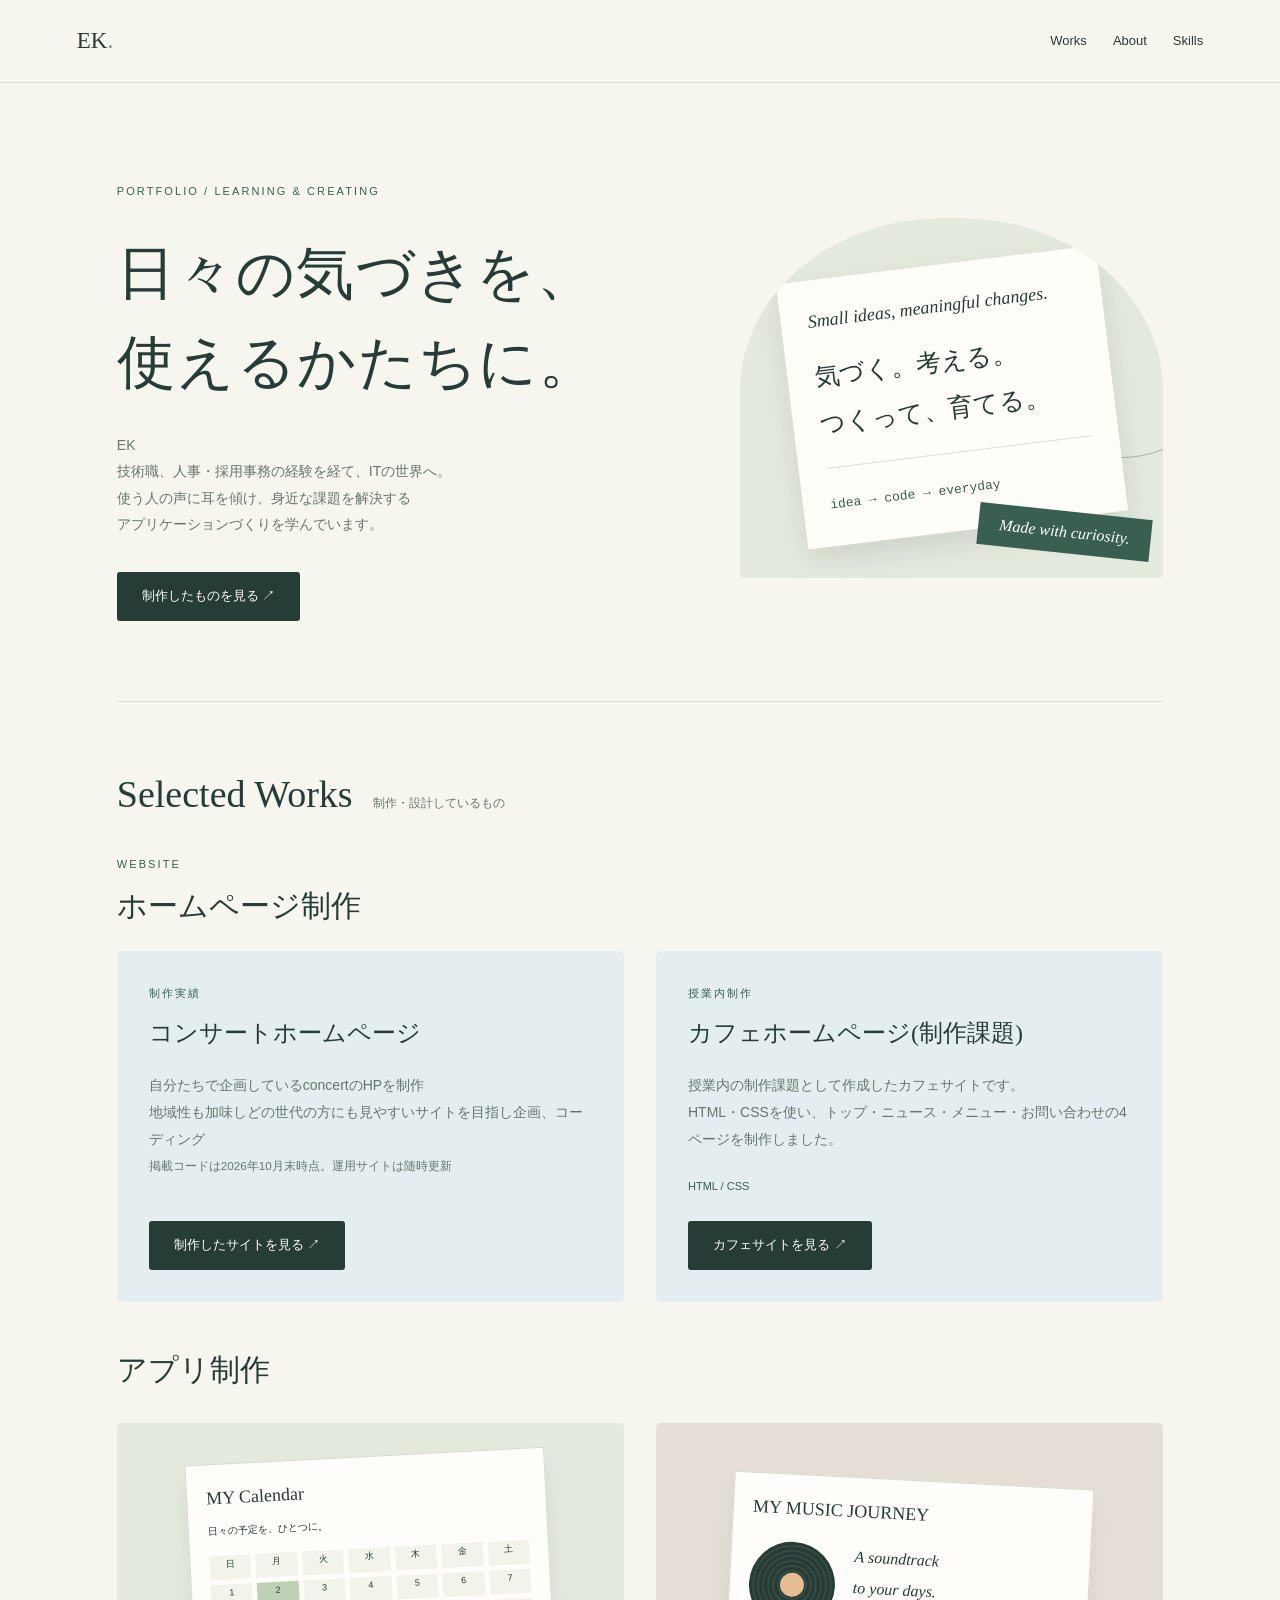
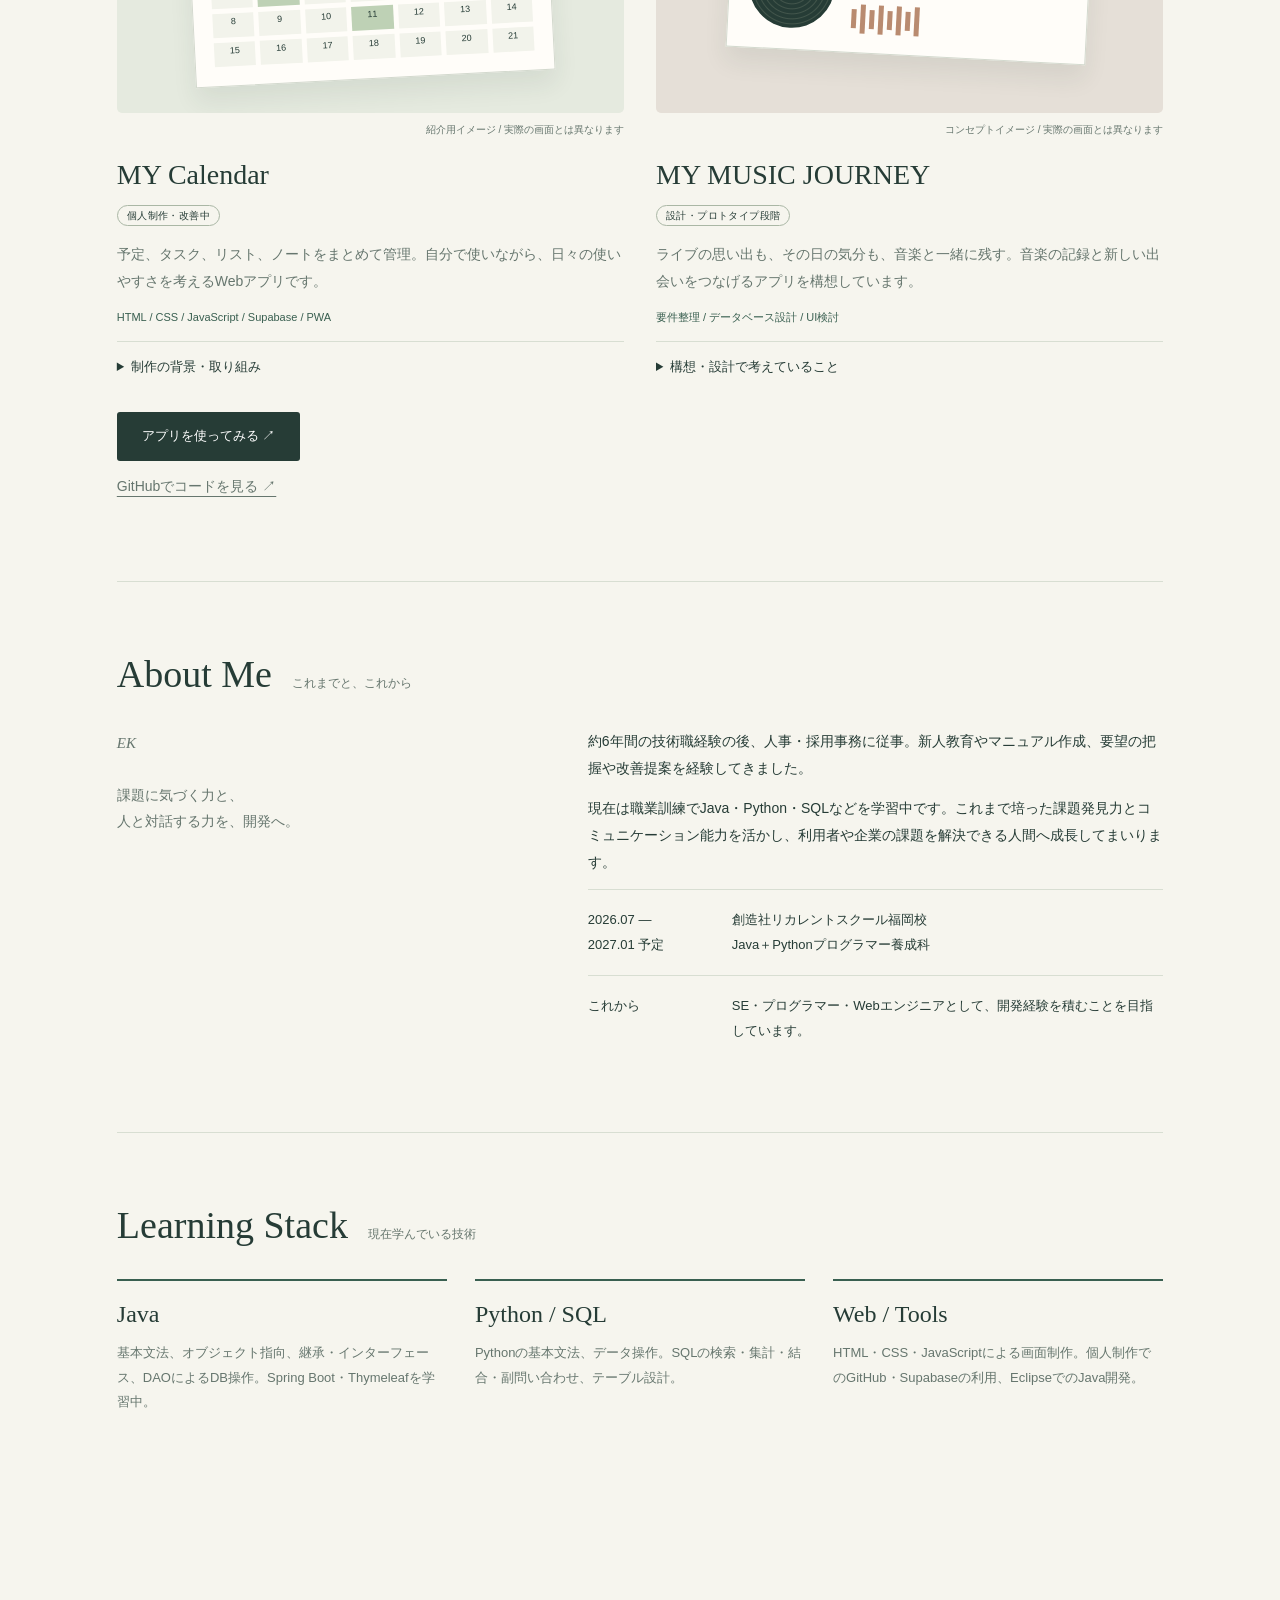
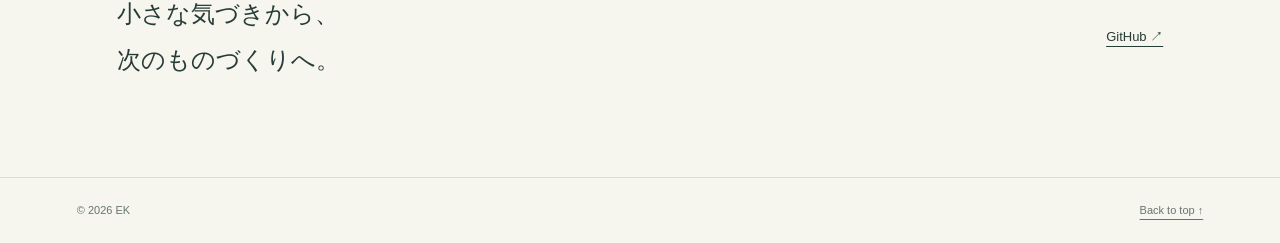
<file: index.html>
<!doctype html>
<html lang="ja"><head><meta charset="utf-8"><meta name="viewport" content="width=device-width,initial-scale=1"><title>EK | Portfolio</title><meta name="description" content="EKのポートフォリオ。日常の課題から考えるアプリづくりと、Java・Python・SQLの学習記録。"><style>
:root{--ink:#263c36;--muted:#66766e;--paper:#f6f5ee;--green:#395f50;--line:#d8ded2}*{box-sizing:border-box}html{scroll-behavior:smooth;scroll-padding-top:90px}body{margin:0;background:var(--paper);color:var(--ink);font-family:Arial,'Hiragino Kaku Gothic ProN',Meiryo,sans-serif;line-height:1.9}a{color:inherit;text-underline-offset:5px}header{position:sticky;top:0;z-index:3;background:#f6f5eef2;border-bottom:1px solid var(--line);padding:19px 6%;display:flex;justify-content:space-between;align-items:center}header a{text-decoration:none}.logo{font-family:Georgia,serif;font-size:23px}nav{display:flex;gap:26px;font-size:13px}main{max-width:1200px;margin:auto;padding:0 6%}.hero{padding:92px 0 80px;display:grid;grid-template-columns:1.3fr 1fr;gap:7%;align-items:center}.eyebrow{font-size:11px;letter-spacing:.19em;text-transform:uppercase;color:var(--green)}h1{font-family:serif;font-weight:500;font-size:clamp(34px,4.5vw,59px);line-height:1.55;letter-spacing:.025em;margin:24px 0}p{font-size:14px}.intro{max-width:470px;color:var(--muted)}.button{display:inline-block;background:var(--ink);color:white;padding:12px 25px;border-radius:3px;text-decoration:none;font-size:13px;margin-top:20px}.art{position:relative;height:360px;background:#e5eadf;border-radius:48% 48% 4px 4px;display:grid;place-items:center;overflow:hidden}.art:before{content:'';position:absolute;width:210px;height:210px;border:1px solid #a9b6a1;border-radius:50%;top:28px;right:-65px}.paper{width:76%;background:#fffdf7;transform:rotate(-7deg);padding:27px;box-shadow:0 12px 30px #243b3120}.paper .small{font:italic 18px Georgia,serif}.paper h3{font-family:serif;font-weight:500;font-size:25px;margin:16px 0}.paper hr{border:0;border-top:1px solid var(--line);margin:20px 0}.paper code{font-size:13px;color:var(--green)}.stamp{position:absolute;right:12px;bottom:25px;background:var(--green);color:white;padding:12px 21px;transform:rotate(6deg);font:italic 16px Georgia,serif}.section{padding:70px 0;border-top:1px solid var(--line)}.heading{display:flex;align-items:baseline;gap:20px;margin-bottom:32px}.heading h2{font:400 38px Georgia,serif;margin:0}.heading span{font-size:12px;color:var(--muted)}.works{display:grid;grid-template-columns:1fr 1fr;gap:32px}.project{min-width:0}.visual{height:290px;padding:30px;background:#e5eadf;overflow:hidden;border-radius:5px;display:grid;place-items:center}.music{background:#e5dfd7}.window{width:100%;max-width:360px;background:#fffdf9;border:1px solid #d3d9ce;box-shadow:0 14px 24px #263c3615;padding:19px;transform:rotate(-3deg)}.window strong{font:18px Georgia,serif}.grid{display:grid;grid-template-columns:repeat(7,1fr);gap:5px;margin-top:15px}.grid i{font-style:normal;font-size:9px;height:24px;text-align:center;background:#f2f3eb}.grid i:nth-child(9),.grid i:nth-child(18){background:#bed1b5}.record{display:flex;align-items:center;gap:18px;margin-top:15px}.disc{width:86px;height:86px;border-radius:50%;background:repeating-radial-gradient(#263c36 0px,#263c36 3px,#42554b 4px,#263c36 5px);position:relative}.disc:after{content:'';position:absolute;inset:31px;background:#e6bd93;border-radius:50%}.bars{display:flex;align-items:center;gap:4px;height:30px}.bars i{width:5px;background:#b98b70;height:19px}.bars i:nth-child(2n){height:29px}.caption{font-size:10px;color:var(--muted);text-align:right;margin-top:7px}.project h3{font:28px Georgia,serif;margin:20px 0 8px}.badge{font-size:10px;letter-spacing:.04em;border:1px solid #aab7a5;padding:4px 9px;border-radius:20px}.project p{color:var(--muted);margin:12px 0}.tags{font-size:11px;color:var(--green);margin:13px 0}.details{border-top:1px solid var(--line);padding-top:13px;font-size:13px}.details summary{cursor:pointer}.details p{font-size:13px}.about{display:grid;grid-template-columns:1fr 1.4fr;gap:60px}.name{font:30px serif;margin:0}.latin{font:italic 15px Georgia,serif;color:var(--muted)}.about p{margin-top:0}.timeline{display:grid;grid-template-columns:130px 1fr;gap:14px;border-top:1px solid var(--line);padding:18px 0;font-size:13px}.skills{display:grid;grid-template-columns:repeat(3,1fr);gap:28px}.skill{border-top:2px solid var(--green);padding:20px 0}.skill h3{font:24px Georgia,serif;margin:0}.skill p{color:var(--muted);font-size:13px}.end{padding:50px 0 70px;display:flex;justify-content:space-between;align-items:center}.end p{font-family:serif;font-size:24px}.end a{font-size:13px}footer{border-top:1px solid var(--line);padding:22px 6%;font-size:11px;color:var(--muted);display:flex;justify-content:space-between}@media(max-width:700px){header{padding:15px 6%}nav{gap:15px;font-size:11px}.logo{font-size:19px}.hero{grid-template-columns:1fr;padding:48px 0;gap:35px}.art{height:280px}.works,.about,.skills{grid-template-columns:1fr;gap:32px}.section{padding:44px 0}.heading h2{font-size:32px}.visual{height:260px}.end{align-items:start;gap:15px}.end p{font-size:19px}.timeline{grid-template-columns:100px 1fr}footer{gap:20px}}
@media(prefers-reduced-motion:reduce){html{scroll-behavior:auto}}
.website-group{grid-column:1/-1;margin-bottom:16px}.website-heading{margin-bottom:24px}.website-heading h3{font:500 30px serif;margin:8px 0 0}.website-grid{display:grid;grid-template-columns:repeat(2,minmax(0,1fr));gap:32px}.website-card{background:#e4edf0;padding:clamp(20px,3vw,32px);border-radius:5px;display:flex;flex-direction:column;align-items:flex-start}.website-card h4{font:500 24px serif;line-height:1.6;margin:10px 0 8px;overflow-wrap:anywhere}.website-card .button{margin-top:auto}.website-card p{margin-bottom:24px}.website-card .tags{margin-top:0;margin-bottom:24px}@media(max-width:700px){.website-grid{grid-template-columns:1fr;gap:24px}.website-heading h3{font-size:26px}.website-group{margin-bottom:8px}}</style></head><body id="top"><header><a class="logo" href="#top">EK<span style="color:#819176">.</span></a><nav aria-label="メインナビゲーション"><a href="#works">Works</a><a href="#about">About</a><a href="#skills">Skills</a></nav></header><main><section class="hero"><div><span class="eyebrow">Portfolio / Learning & Creating</span><h1>日々の気づきを、<br>使えるかたちに。</h1><p class="intro">EK<br>技術職、人事・採用事務の経験を経て、ITの世界へ。<br>使う人の声に耳を傾け、身近な課題を解決する<br>アプリケーションづくりを学んでいます。</p><a class="button" href="#works">制作したものを見る ↗</a></div><div class="art" aria-label="アイデアをコードにすることを表したイラスト"><div class="paper"><span class="small">Small ideas, meaningful changes.</span><h3>気づく。考える。<br>つくって、育てる。</h3><hr><code>idea → code → everyday</code></div><div class="stamp">Made with curiosity.</div></div></section><section class="section" id="works"><div class="heading"><h2>Selected Works</h2><span>制作・設計しているもの</span></div><div class="works">
<section class="website-group" aria-labelledby="website-heading">
  <div class="website-heading">
    <span class="eyebrow">Website</span>
    <h3 id="website-heading">ホームページ制作</h3>
  </div>
  <div class="website-grid">
    <article class="project website-card">
      <span class="eyebrow">制作実績</span>
      <h4>コンサートホームページ</h4>
      <p>自分たちで企画しているconcertのHPを制作<br>地域性も加味しどの世代の方にも見やすいサイトを目指し企画、コーディング<br>
        <small>掲載コードは2026年10月末時点。運用サイトは随時更新</small></p>
      <a class="button" href="https://mahorobacon2027.shop/" target="_blank" rel="noopener noreferrer">制作したサイトを見る ↗</a>
    </article>
    <article class="project website-card">
      <span class="eyebrow">授業内制作</span>
      <h4>カフェホームページ(制作課題)</h4>
      <p>授業内の制作課題として作成したカフェサイトです。<br>HTML・CSSを使い、トップ・ニュース・メニュー・お問い合わせの4ページを制作しました。</p>
      <div class="tags">HTML / CSS</div>
      <a class="button" href="cafe/cafe.html" target="_blank" rel="noopener noreferrer">カフェサイトを見る ↗</a>
    </article>
  </div>
</section>
  <h3 style="grid-column: 1 / -1; margin: 0; font: 500 30px serif;">
  アプリ制作
</h3>
<article class="project"><div class="visual" aria-hidden="true"><div class="window"><strong>MY Calendar</strong><div style="font-size:10px;margin-top:8px">日々の予定を、ひとつに。</div><div class="grid"><i>日</i><i>月</i><i>火</i><i>水</i><i>木</i><i>金</i><i>土</i><i>1</i><i>2</i><i>3</i><i>4</i><i>5</i><i>6</i><i>7</i><i>8</i><i>9</i><i>10</i><i>11</i><i>12</i><i>13</i><i>14</i><i>15</i><i>16</i><i>17</i><i>18</i><i>19</i><i>20</i><i>21</i></div></div></div><div class="caption">紹介用イメージ / 実際の画面とは異なります</div><h3>MY Calendar</h3><span class="badge">個人制作・改善中</span><p>予定、タスク、リスト、ノートをまとめて管理。自分で使いながら、日々の使いやすさを考えるWebアプリです。</p><div class="tags">HTML / CSS / JavaScript / Supabase / PWA</div><details class="details"><summary>制作の背景・取り組み</summary><p>PCとスマートフォンで同じ予定を使いたい、という課題から制作。メールアドレスとパスワードによる認証、クラウド同期、端末内保存に取り組みました。スマートフォンでの操作性も改善課題として検討しています。</p></details><p><a class="button" href="https://kojima-03.github.io/my-calendar/" target="_blank" rel="noopener noreferrer">アプリを使ってみる ↗</a></p>
<p><a href="https://github.com/kojima-03/my-calendar" target="_blank" rel="noopener noreferrer">GitHubでコードを見る ↗</a></p></article>
<article class="project"><div class="visual music" aria-hidden="true"><div class="window" style="transform:rotate(3deg)"><strong>MY MUSIC JOURNEY</strong><div class="record"><div class="disc"></div><div><span style="font:italic 16px Georgia">A soundtrack<br>to your days.</span><div class="bars"><i></i><i></i><i></i><i></i><i></i><i></i><i></i><i></i></div></div></div></div></div><div class="caption">コンセプトイメージ / 実際の画面とは異なります</div><h3>MY MUSIC JOURNEY</h3><span class="badge">設計・プロトタイプ段階</span><p>ライブの思い出も、その日の気分も、音楽と一緒に残す。音楽の記録と新しい出会いをつなげるアプリを構想しています。</p><div class="tags">要件整理 / データベース設計 / UI検討</div><details class="details"><summary>構想・設計で考えていること</summary><p>ライブ記録、レビュー、気分タグ、おすすめの発見を構想。アルバムの通常版・初回盤や複数アーティストの参加をどう扱うか、データの関係から検討しています。ユーザー同士で音楽を送るDMも設計テーマです。これらは今後実装を検討している機能です。</p></details></article>
</div></section><section class="section" id="about"><div class="heading"><h2>About Me</h2><span>これまでと、これから</span></div><div class="about"><div><span class="latin">EK</span><p style="margin-top:23px;color:var(--muted)">課題に気づく力と、<br>人と対話する力を、開発へ。</p></div><div><p>約6年間の技術職経験の後、人事・採用事務に従事。新人教育やマニュアル作成、要望の把握や改善提案を経験してきました。</p><p>現在は職業訓練でJava・Python・SQLなどを学習中です。これまで培った課題発見力とコミュニケーション能力を活かし、利用者や企業の課題を解決できる人間へ成長してまいります。</p><div class="timeline"><span>2026.07 —<br>2027.01 予定</span><span>創造社リカレントスクール福岡校<br>Java＋Pythonプログラマー養成科</span></div><div class="timeline"><span>これから</span><span>SE・プログラマー・Webエンジニアとして、開発経験を積むことを目指しています。</span></div></div></div></section><section class="section" id="skills"><div class="heading"><h2>Learning Stack</h2><span>現在学んでいる技術</span></div><div class="skills"><div class="skill"><h3>Java</h3><p>基本文法、オブジェクト指向、継承・インターフェース、DAOによるDB操作。Spring Boot・Thymeleafを学習中。</p></div><div class="skill"><h3>Python / SQL</h3><p>Pythonの基本文法、データ操作。SQLの検索・集計・結合・副問い合わせ、テーブル設計。</p></div><div class="skill"><h3>Web / Tools</h3><p>HTML・CSS・JavaScriptによる画面制作。個人制作でのGitHub・Supabaseの利用、EclipseでのJava開発。</p></div></div></section><div class="end"><p>小さな気づきから、<br>次のものづくりへ。</p><a href="https://github.com/kojima-03" target="_blank" rel="noopener noreferrer">GitHub ↗</a></div></main><footer><span>© 2026 EK</span><a href="#top">Back to top ↑</a></footer></body></html>
</file>
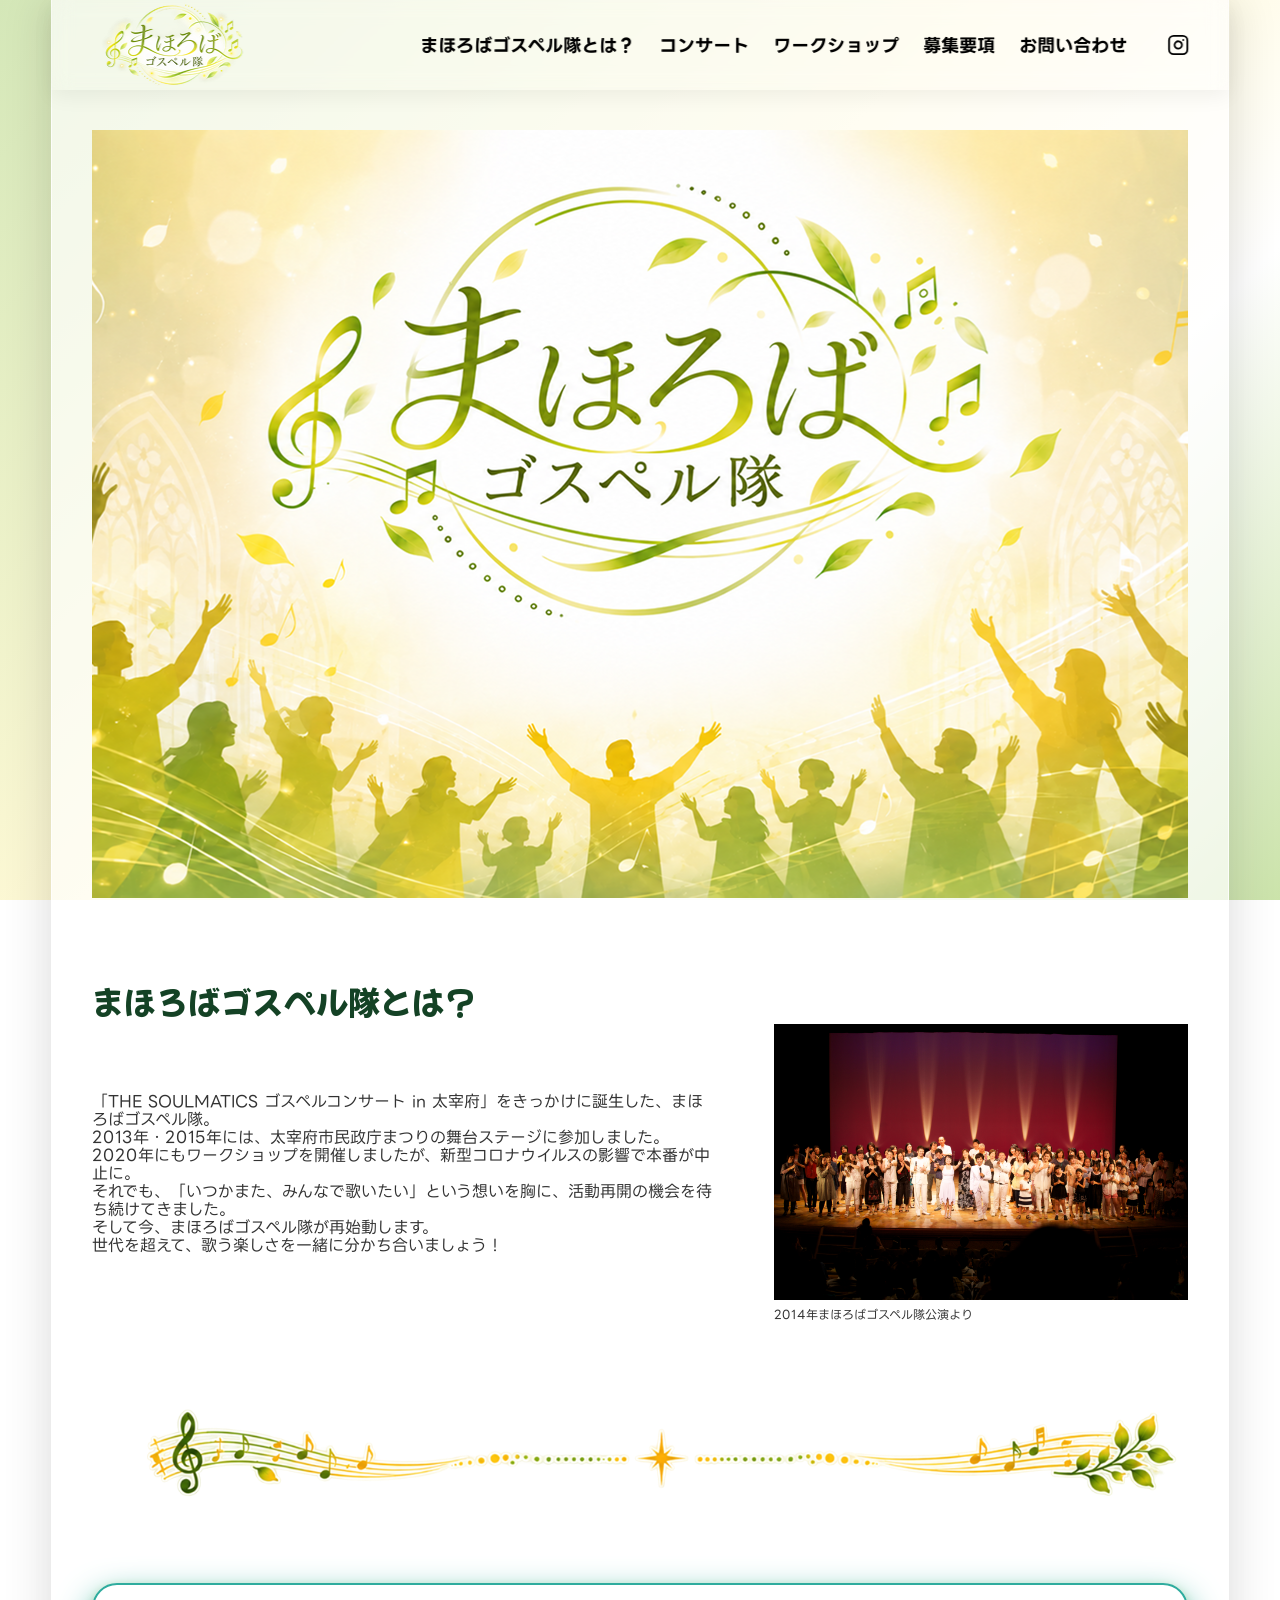
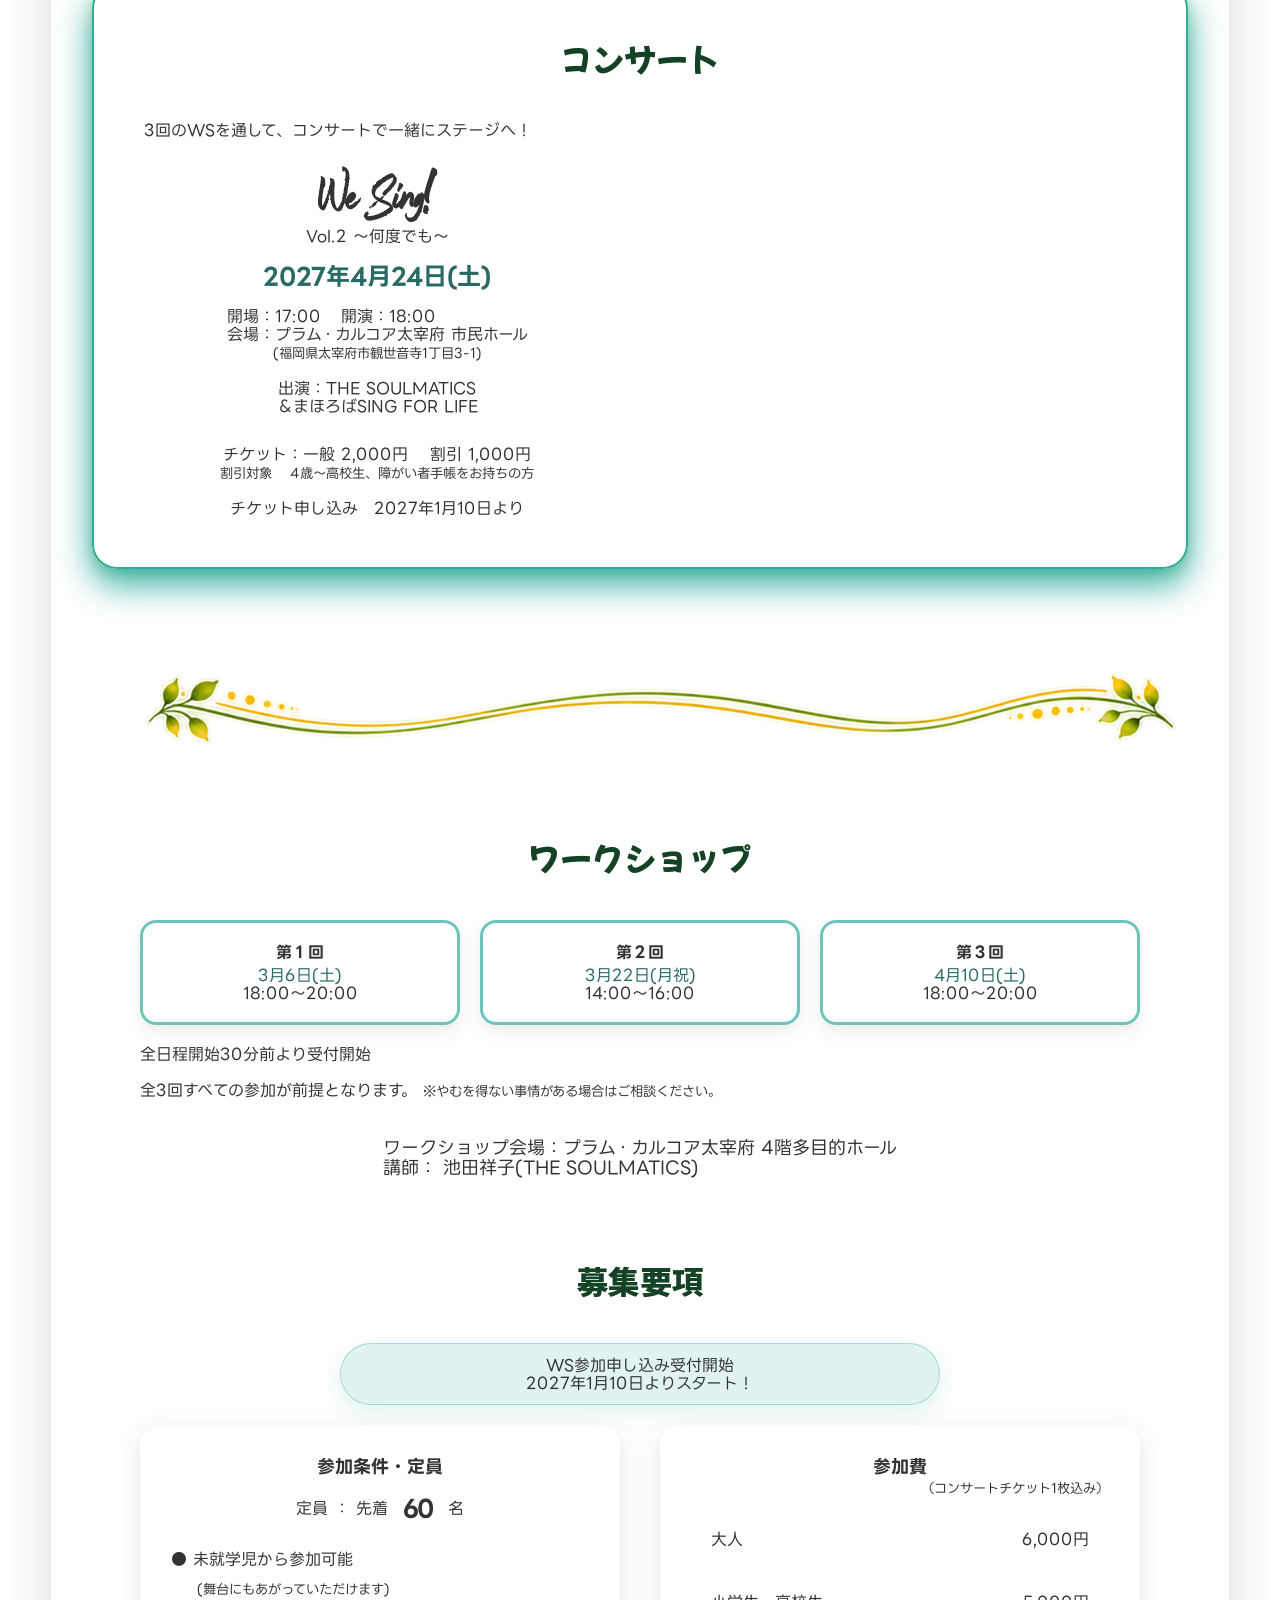
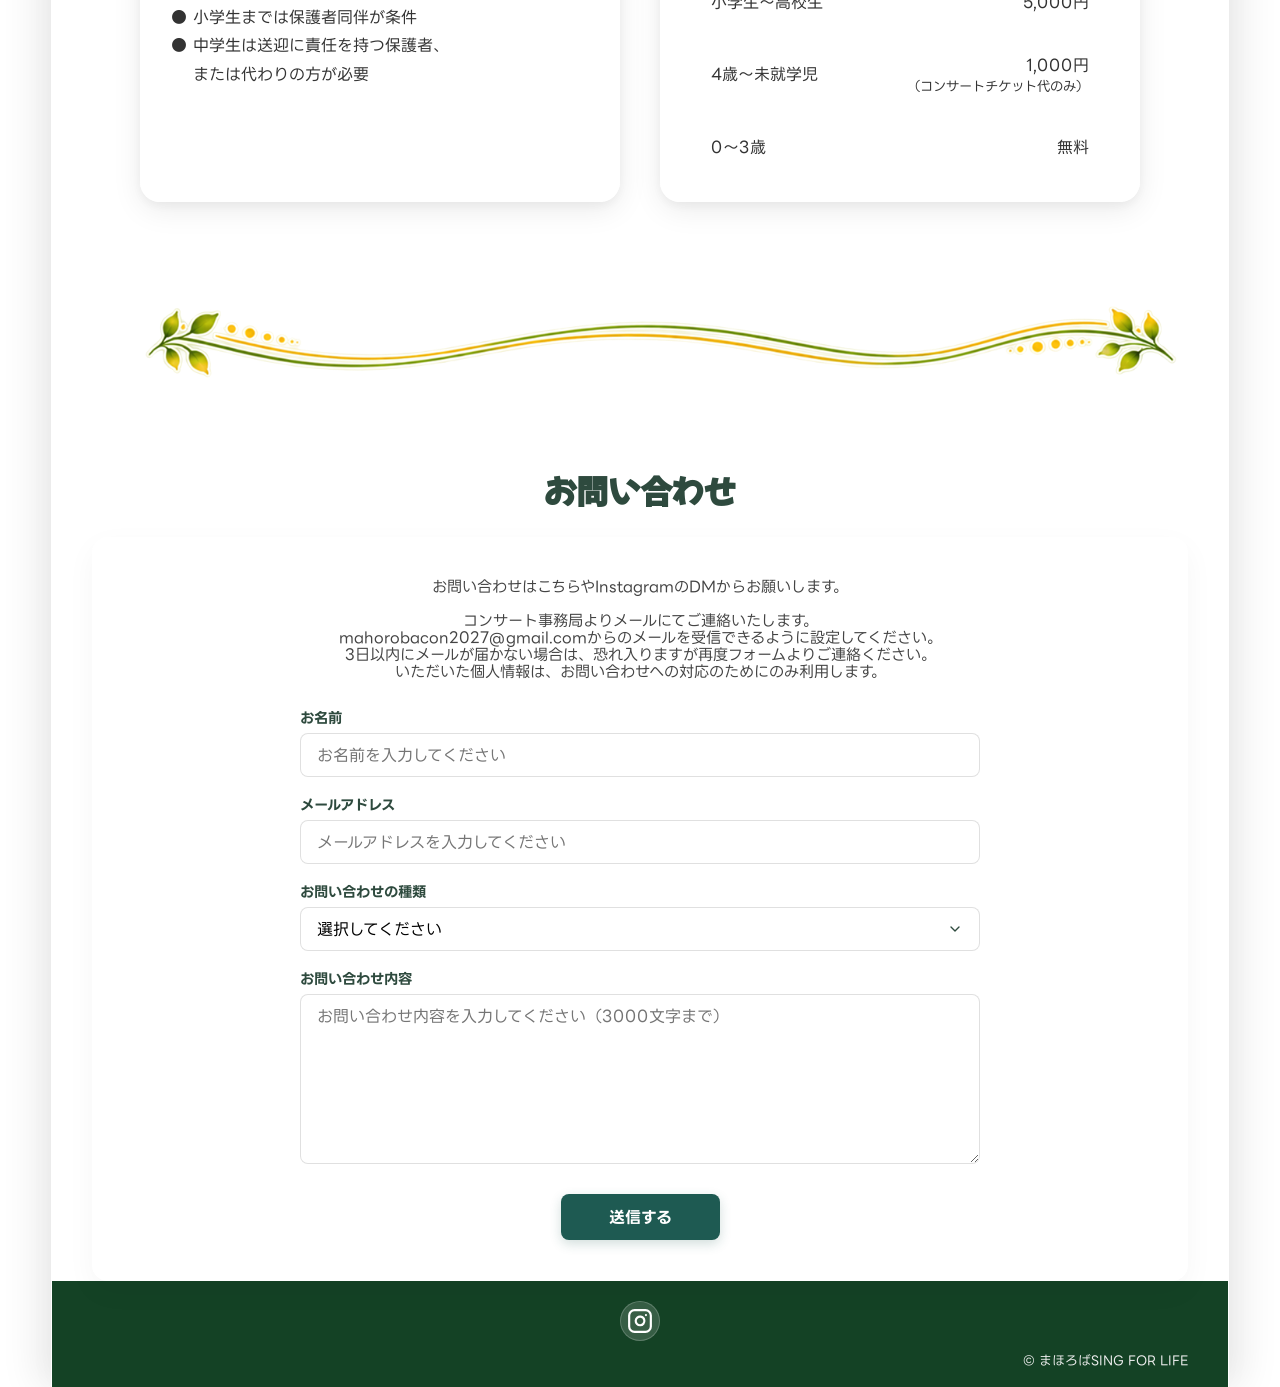
<file: concert/index.html>
<!DOCTYPE html>
<html lang="ja">

<head>
    <meta charset="UTF-8">
    <meta name="viewport" content="width=device-width, initial-scale=1.0">
    <!-- ファビコン -->
     <link rel="icon" type="image/png" href="images/ファビコン.png">
    <title>まほろばゴスペル隊/メンバー募集</title>
    <!-- Web Font -->
    <link rel="preconnect" href="https://fonts.googleapis.com">
    <link rel="preconnect" href="https://fonts.gstatic.com" crossorigin>
    <link href="https://fonts.googleapis.com/css2?family=Noto+Sans+JP:wght@100..900&display=swap" rel="stylesheet">
    <link rel="preconnect" href="https://fonts.googleapis.com">
    <link rel="preconnect" href="https://fonts.gstatic.com" crossorigin>
    <link href="https://fonts.googleapis.com/css2?family=Mochiy+Pop+One&display=swap" rel="stylesheet">
    <link rel="preconnect" href="https://fonts.googleapis.com">
    <link rel="preconnect" href="https://fonts.gstatic.com" crossorigin>
    <link href="https://fonts.googleapis.com/css2?family=LINE+Seed+JP&family=Mochiy+Pop+One&display=swap" rel="stylesheet">
<!-- Original Reset CSS -->
    <link rel="stylesheet" href="css/original-reset.css">
    <!-- Original CSS -->
    <link rel="stylesheet" href="css/mahoroba.css">
</head>

<body>
     <header>
    <h1>
        <a href="#logo">
            <img id="logo" src="images/icon.png" alt="ゴスペル隊ロゴアイコン">
        </a>
    </h1>

    <!-- スマホ用ハンバーガーボタン -->
    <button class="menu-button" type="button" aria-label="メニューを開く" aria-expanded="false">
        <span></span>
        <span></span>
        <span></span>
    </button>

   <nav>
    <ul>
        <!-- <li><a href="#logo">ホーム</a></li> -->
        <li><a href="#about">まほろばゴスペル隊とは？</a></li>
        <li><a href="#concert">コンサート</a></li>
        <li><a href="#workshop">ワークショップ</a></li>
        <li><a href="#guideline">募集要項</a></li>
        <li><a href="#contact">お問い合わせ</a></li>
    </ul>

    <!-- 右側のボタン・アイコンエリア -->
    <div class="header-actions">
        <!-- Instagramアイコン（常時表示） -->
        <a href="https://www.instagram.com/mahorobacon_2027" target="_blank" rel="noopener noreferrer" class="instagram-link" aria-label="Instagram">
            <svg xmlns="http://www.w3.org/2000/svg" width="22" height="22" viewBox="0 0 24 24" fill="none" stroke="currentColor" stroke-width="2" stroke-linecap="round" stroke-linejoin="round">
                <rect x="2" y="2" width="20" height="20" rx="5" ry="5"></rect>
                <path d="M16 11.37A4 4 0 1 1 12.63 8 4 4 0 0 1 16 11.37z"></path>
                <line x1="17.5" y1="6.5" x2="17.51" y2="6.5"></line>
            </svg>
        </a>

        <!-- 申し込み始まるときはここを公開 -->
        <!-- 
        <a href="https://docs.google.com/forms/d/e/1FAIpQLSdgsByuJxlPnvqPfBHgas91Gntb29h3riKKUQGL5Y6JiKKKlQ/viewform" class="btn-primary" target="_blank" rel="noopener noreferrer">
            参加申し込み
        </a> 
        -->
    </div>
</nav>
</header>
    <div class="container">
       
        <main>
            <section class="main-visual"></section>
            <section id="about">
                    <h2>まほろばゴスペル隊とは？</h2>
                
                 <div class="about-phot">
                   <div>
                    <p>「THE SOULMATICS ゴスペルコンサート in 太宰府」をきっかけに誕生した、まほろばゴスペル隊。<br>
                        2013年・2015年には、太宰府市民政庁まつりの舞台ステージに参加しました。<br>
                        2020年にもワークショップを開催しましたが、新型コロナウイルスの影響で本番が中止に。<br>
                        それでも、「いつかまた、みんなで歌いたい」という想いを胸に、活動再開の機会を待ち続けてきました。<br>
                        そして今、まほろばゴスペル隊が再始動します。<br>
                        世代を超えて、歌う楽しさを一緒に分かち合いましょう！</p>
                  </div>
                  <figure>
                    <img src="images/concert.png" alt="concert画像">
                    <figcaption>2014年まほろばゴスペル隊公演より</figcaption>
                  </figure>
                </div>
            </section>
            <div class="section-line">
                <img src="images/line-main.png" alt="メインライン">
            </div>
        

          <section id="concert">
             <h3>コンサート</h3>
             <p>3回のWSを通して、コンサートで一緒にステージへ！</p>
             

             <div class="concert-info">

                 <!-- 左側：コンサート情報＋チケット情報 -->
              <div class="concert-detail">
                  <h4>We Sing!</h4>
             <p>Vol.2 ～何度でも～</p><br>
                  <div class="datetime">
                      <p>
                        <span class="date-highlight">2027年4月24日(土)</span>
                      </p><br>

                       <div class="time">
                          <p>開場：17:00</p>
                          <p>開演：18:00</p>
                      </div>

                      <p>会場：プラム・カルコア太宰府 市民ホール</p>
                      <small>(福岡県太宰府市観世音寺1丁目3-1)</small>
                      <br><br>
                      <p>出演：THE SOULMATICS<br>
                        ＆まほろばSING FOR LIFE</p>
                    </div>

                 <div class="concert-tikect">
                      <p>チケット：一般 2,000円　 割引 1,000円</p>
                     <small>
                         割引対象 　4歳～高校生、障がい者手帳をお持ちの方
                     </small>
                     <br>
                     <br>
                     <p>チケット申し込み　2027年1月10日より</p>
                   </div>

                </div>


                 <!-- 右側：地図 -->
                  <div class="map">
                      <iframe
                          src="https://www.google.com/maps/embed?pb=!1m18!1m12!1m3!1d3326.5962023017837!2d130.51985657678867!3d33.51188144606787!2m3!1f0!2f0!3f0!3m2!1i1024!2i768!4f13.1!3m3!1m2!1s0x35419bb7fc5dd66b%3A0x66f9b437318ce19a!2z44OX44Op44Og44O744Kr44Or44Kz44Ki5aSq5a6w5bqcKOS4reWkruWFrOawkemkqCk!5e0!3m2!1sja!2sjp!4v1789307772966!5m2!1sja!2sjp"
                          width="600"
                         height="450"
                         style="border:0;"
                         allowfullscreen=""
                         loading="lazy"
                         referrerpolicy="strict-origin-when-cross-origin">
                      </iframe>
                  </div>

                </div>
             
         </section>
         <div class="section-line sub-line">
            <img src="images/line-sub.png" alt="サブライン">
         </div>
         <section id="workshop">
             <h3>ワークショップ</h3>

              <div class="workshop-list">
                 <div class="workshop-item">
                    <h4>第１回</h4>
                    <p><span class="ws-date">
                        3月6日(土)
                    </span></p>
                    <p>18:00〜20:00</p>
                 </div>

                 <div class="workshop-item">
                    <h4>第２回</h4>
                    <p><span class="ws-date">
                        3月22日(月祝)
                    </span></p>
                    <p>14:00〜16:00</p>
                 </div>

                 <div class="workshop-item">
                    <h4>第３回</h4>
                    <p><span class="ws-date">
                        4月10日(土)
                    </span></p>
                    <p>18:00〜20:00</p>
                 </div>
               </div>
             <p>全日程開始30分前より受付開始<br><br>
                全3回すべての参加が前提となります。
                <small>※やむを得ない事情がある場合はご相談ください。</small>
            </p>
               <br>
            <div class="workshop-detail">
                <p>ワークショップ会場：プラム・カルコア太宰府 4階多目的ホール</p>
                <p>講師： 池田祥子(THE SOULMATICS)</p>
            </div>
         </section>
         <section id="guideline">
    <div class="guideline-box">

        <h3>募集要項</h3>
        <p><span class="application-start">
            WS参加申し込み受付開始<br>2027年1月10日よりスタート！
        </span></p>

        <div class="guideline-content">

            <!-- 左側 -->
            <div class="guideline-left">

                <h4>参加条件・定員</h4>

                <div class="capacity">
                    <span class="capacity-label">定員 ： 先着</span>
                    <span class="capacity-number">60</span>
                    <span class="capacity-unit">名</span>
                </div>

                <div class="capacity-note">
                    <p>
                        ● 未就学児から参加可能<br>
                        <small>　　(舞台にもあがっていただけます)</small>
                    </p>

                    <p>
                        ● 小学生までは保護者同伴が条件
                    </p>

                    <p>
                        ● 中学生は送迎に責任を持つ保護者、<br>　 または代わりの方が必要
                    </p>
                </div>

            </div>

            <!-- 右側 -->
            <div class="guideline-right">

                <div class="detail">

                    <h4>参加費</h4>

                    <p>
                        <small class="benefits">（コンサートチケット1枚込み）</small>
                    </p>

                    <div class="price-list">

                        <div class="price-item">
                            <p>大人</p>
                            <p>6,000円</p>
                        </div>

                        <div class="price-item">
                            <p>小学生～高校生</p>
                            <p>5,000円</p>
                        </div>

                        <div class="price-item">
                            <p>4歳～未就学児</p>
                            <p>1,000円<br>
                                <small class="benefits">（コンサートチケット代のみ）</small>
                            </p>
                        </div>

                        <div class="price-item">
                            <p>0～3歳</p>
                            <p>無料</p>
                        </div>

                    </div>

                </div>

            </div>

        </div>

    </div>
</section>
 <div class="section-line sub-line">
            <img src="images/line-sub.png" alt="サブライン">
         </div>
     <section id="contact">
    <h5>お問い合わせ</h5>

    <div class="contact-inner">

        <p class="contact-lead">
            お問い合わせはこちらやInstagramのDMからお願いします。<br><br>
            コンサート事務局よりメールにてご連絡いたします。<br>
            mahorobacon2027@gmail.comからのメールを受信できるように設定してください。<br>
            3日以内にメールが届かない場合は、恐れ入りますが再度フォームよりご連絡ください。<br>
            いただいた個人情報は、お問い合わせへの対応のためにのみ利用します。
        </p>

        <!-- お問い合わせフォーム：送信先はサーバーA（受付・保存・Gmail通知） -->
<form class="contact-form"
      action="https://mahorobacon.shop/inquiry/submit.php"
      method="POST"
      accept-charset="UTF-8">

    <div class="form-item">
        <label for="name">お名前</label>
        <input type="text" id="name" name="name" maxlength="100" autocomplete="name"
               placeholder="お名前を入力してください" required>
    </div>

    <div class="form-item">
        <label for="email">メールアドレス</label>
        <input type="email" id="email" name="email" maxlength="254" autocomplete="email"
               placeholder="メールアドレスを入力してください" required>
    </div>

    <div class="form-item">
        <label for="category">お問い合わせの種類</label>
        <select id="category" name="category" required>
            <option value="">選択してください</option>
            <option value="concert">コンサート</option>
            <option value="ticket">チケット</option>
            <option value="workshop">ワークショップ</option>
            <option value="other">その他</option>
        </select>
    </div>

    <div class="form-item">
        <label for="message">お問い合わせ内容</label>
        <textarea id="message" name="message" rows="8" maxlength="3000"
                  placeholder="お問い合わせ内容を入力してください（3000文字まで）" required></textarea>
    </div>

    <!-- スパム対策の隠し欄（削除・名前変更しないでください） -->
    <div style="position:absolute;left:-9999px;width:1px;height:1px;overflow:hidden" aria-hidden="true">
        <label for="website">この欄は空のままにしてください</label>
        <input type="text" id="website" name="website" tabindex="-1" autocomplete="off">
    </div>

    <div class="form-submit">
        <button type="submit">送信する</button>
    </div>

</form>

    </div>
</section>
        </main>
        <footer>
    <!-- Instagramアイコン -->
    <a href="https://www.instagram.com/mahorobacon_2027" target="_blank" rel="noopener noreferrer" class="footer-instagram" aria-label="公式Instagram">
        <svg xmlns="http://www.w3.org/2000/svg" width="26" height="26" viewBox="0 0 24 24" fill="none" stroke="currentColor" stroke-width="2" stroke-linecap="round" stroke-linejoin="round">
            <rect x="2" y="2" width="20" height="20" rx="5" ry="5"></rect>
            <path d="M16 11.37A4 4 0 1 1 12.63 8 4 4 0 0 1 16 11.37z"></path>
            <line x1="17.5" y1="6.5" x2="17.51" y2="6.5"></line>
        </svg>
    </a>

    <!-- コピーライト -->
    <small>&copy; まほろばSING FOR LIFE</small>
</footer>
    </div>
    
<script>
    const menuButton = document.querySelector('.menu-button');
    const header = document.querySelector('header');
    const navLinks = document.querySelectorAll('nav a');

    menuButton.addEventListener('click', () => {
        const isOpen = header.classList.toggle('menu-open');

        menuButton.setAttribute('aria-expanded', isOpen);
        menuButton.setAttribute(
            'aria-label',
            isOpen ? 'メニューを閉じる' : 'メニューを開く'
        );
    });

    /* メニューを選択したら閉じる */
    navLinks.forEach(link => {
        link.addEventListener('click', () => {
            header.classList.remove('menu-open');

            menuButton.setAttribute('aria-expanded', 'false');
            menuButton.setAttribute('aria-label', 'メニューを開く');
        });
    });
</script>
</body>

</html>
</file>
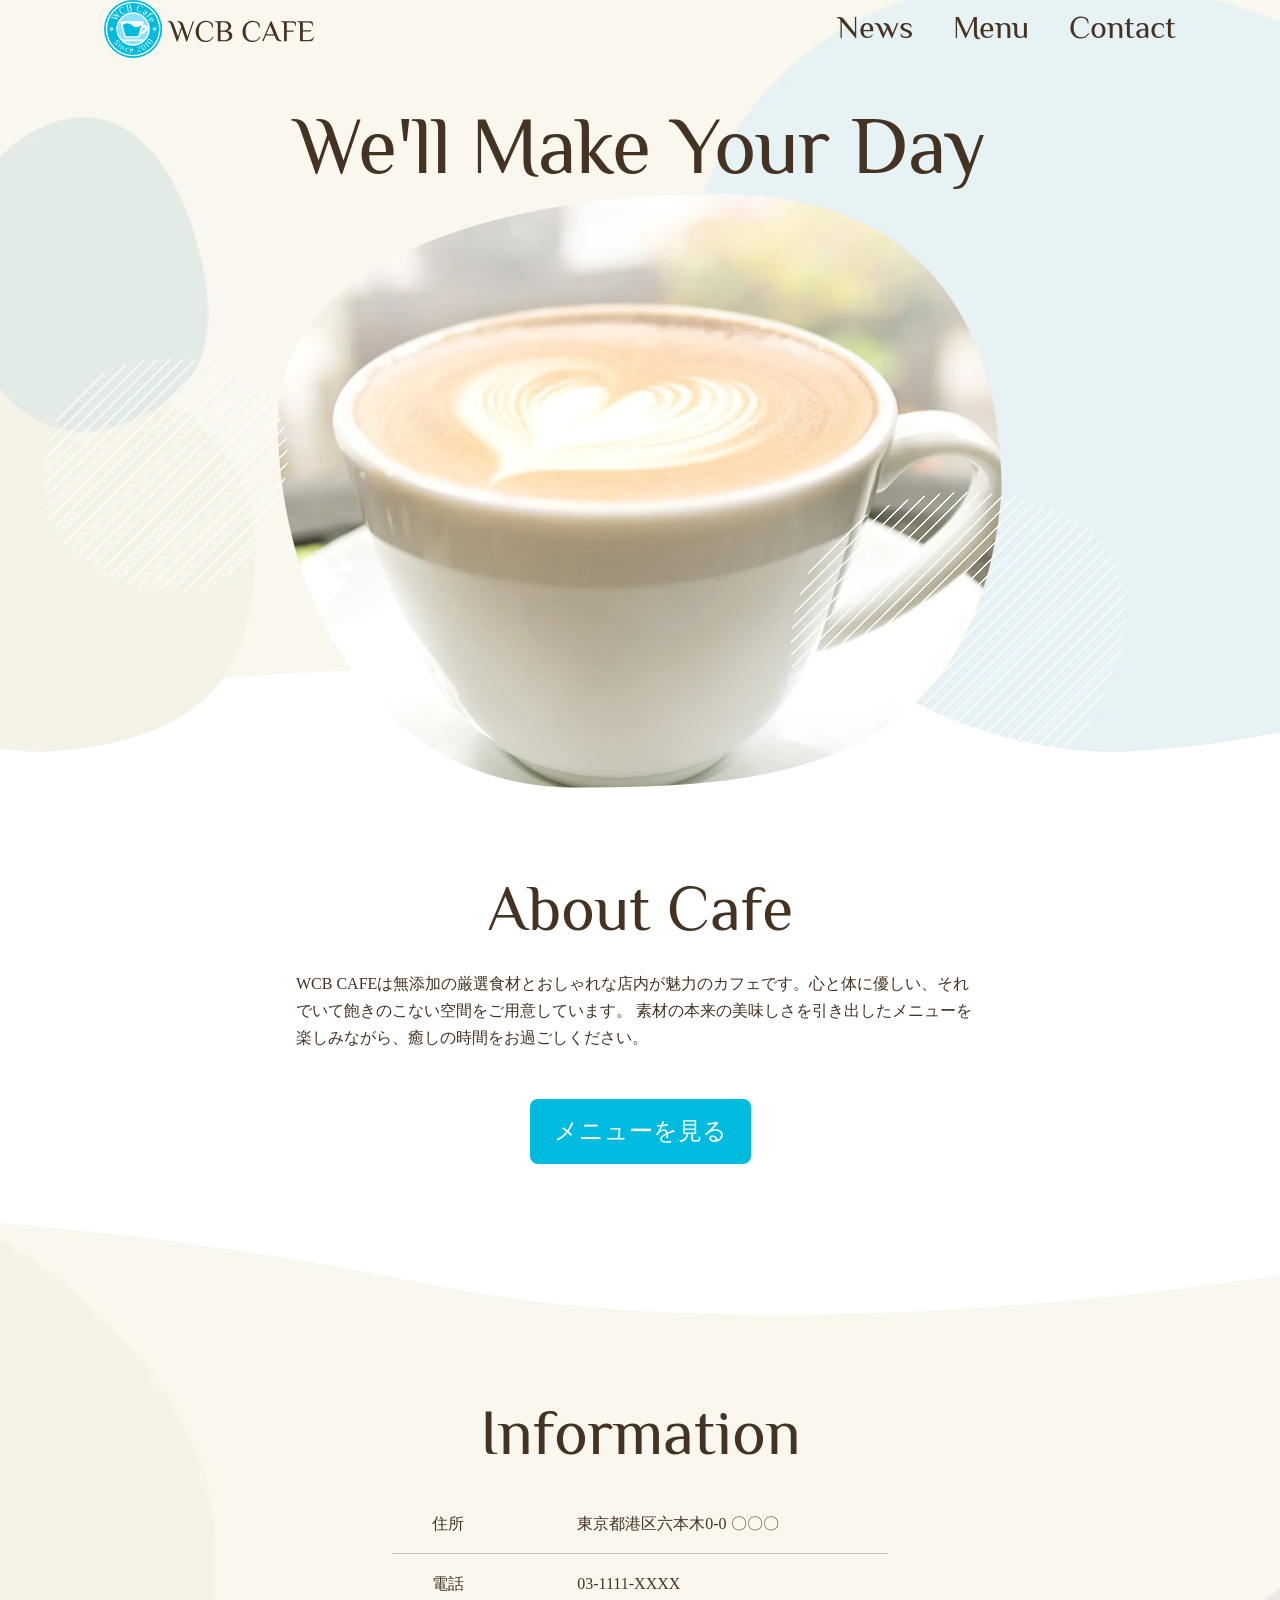
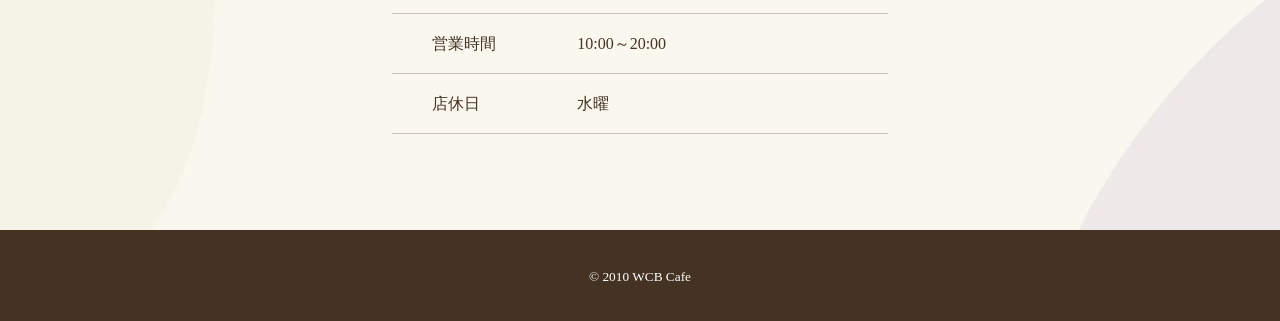
<file: cafe/cafe.html>
<!DOCTYPE html>
<html lang="ja">

<head>
    <meta charset="UTF-8">
    <title>WCB Cafe</title>
    <meta name="description" content="ブレンドコーヒーとヘルシーなオーガニックフードを提供するカフェ">
    <meta name="viewport" content="width=device-width, initial-scale=1">

    <!-- Web Font -->
    <link rel="preconnect" href="https://fonts.googleapis.com">
    <link rel="preconnect" href="https://fonts.gstatic.com" crossorigin>
    <link href="https://fonts.googleapis.com/css2?family=Philosopher:wght@400;700&display=swap" rel="stylesheet">
    <!-- ファビコン -->
    <link rel="icon" type="image/png" href="images/favicon.png">
    <!-- Original Reset CSS -->
    <link rel="stylesheet" href="css/original-reset.css">
    <!-- Original CSS -->
    <link rel="stylesheet" href="css/style.css">
</head>

<body>
    <div class="cover cover-home">
        <header class="page-header wrapper">
            <h1 class="align-center">
                <a href="cafe.html"><img class="logo" src="images/logo.svg" alt="WCBカフェホーム"></a>
            </h1>
            <nav>
                <ul class="main-nav font-english">
                    <li><a href="news.html">News</a></li>
                    <li><a href="menu.html">Menu</a></li>
                    <li><a href="contact.html">Contact</a></li>
                </ul>
            </nav>

        </header>
        <h2 class="page-title font-english">We'll Make Your Day</h2>
    </div>

    <section class="about">
        <h3 class="heading-large font-english">About Cafe</h3>
        <p>
            WCB CAFEは無添加の厳選食材とおしゃれな店内が魅力のカフェです。心と体に優しい、それでいて飽きのこない空間をご用意しています。
            素材の本来の美味しさを引き出したメニューを楽しみながら、癒しの時間をお過ごしください。
        </p>
        <div class="align-center">
            <a class="btn" href="menu.html">メニューを見る</a>
        </div>
    </section>

</body>
<footer class="page-footer">
    <h3 class="heading-large font-english">Information</h3>
    <table class="info">
        <tr>
            <th>住所</th>
            <td>東京都港区六本木0-0 〇〇〇</td>
        </tr>
        <tr>
            <th>電話</th>
            <td>03-1111-XXXX</td>
        </tr>
        <tr>
            <th>営業時間</th>
            <td>10:00～20:00</td>
        </tr>
        <tr>
            <th>店休日</th>
            <td>水曜</td>
        </tr>
    </table>
    <div class="copyright">
        <small>&copy; 2010 WCB Cafe</small>
    </div>
</footer>

</html>
</file>
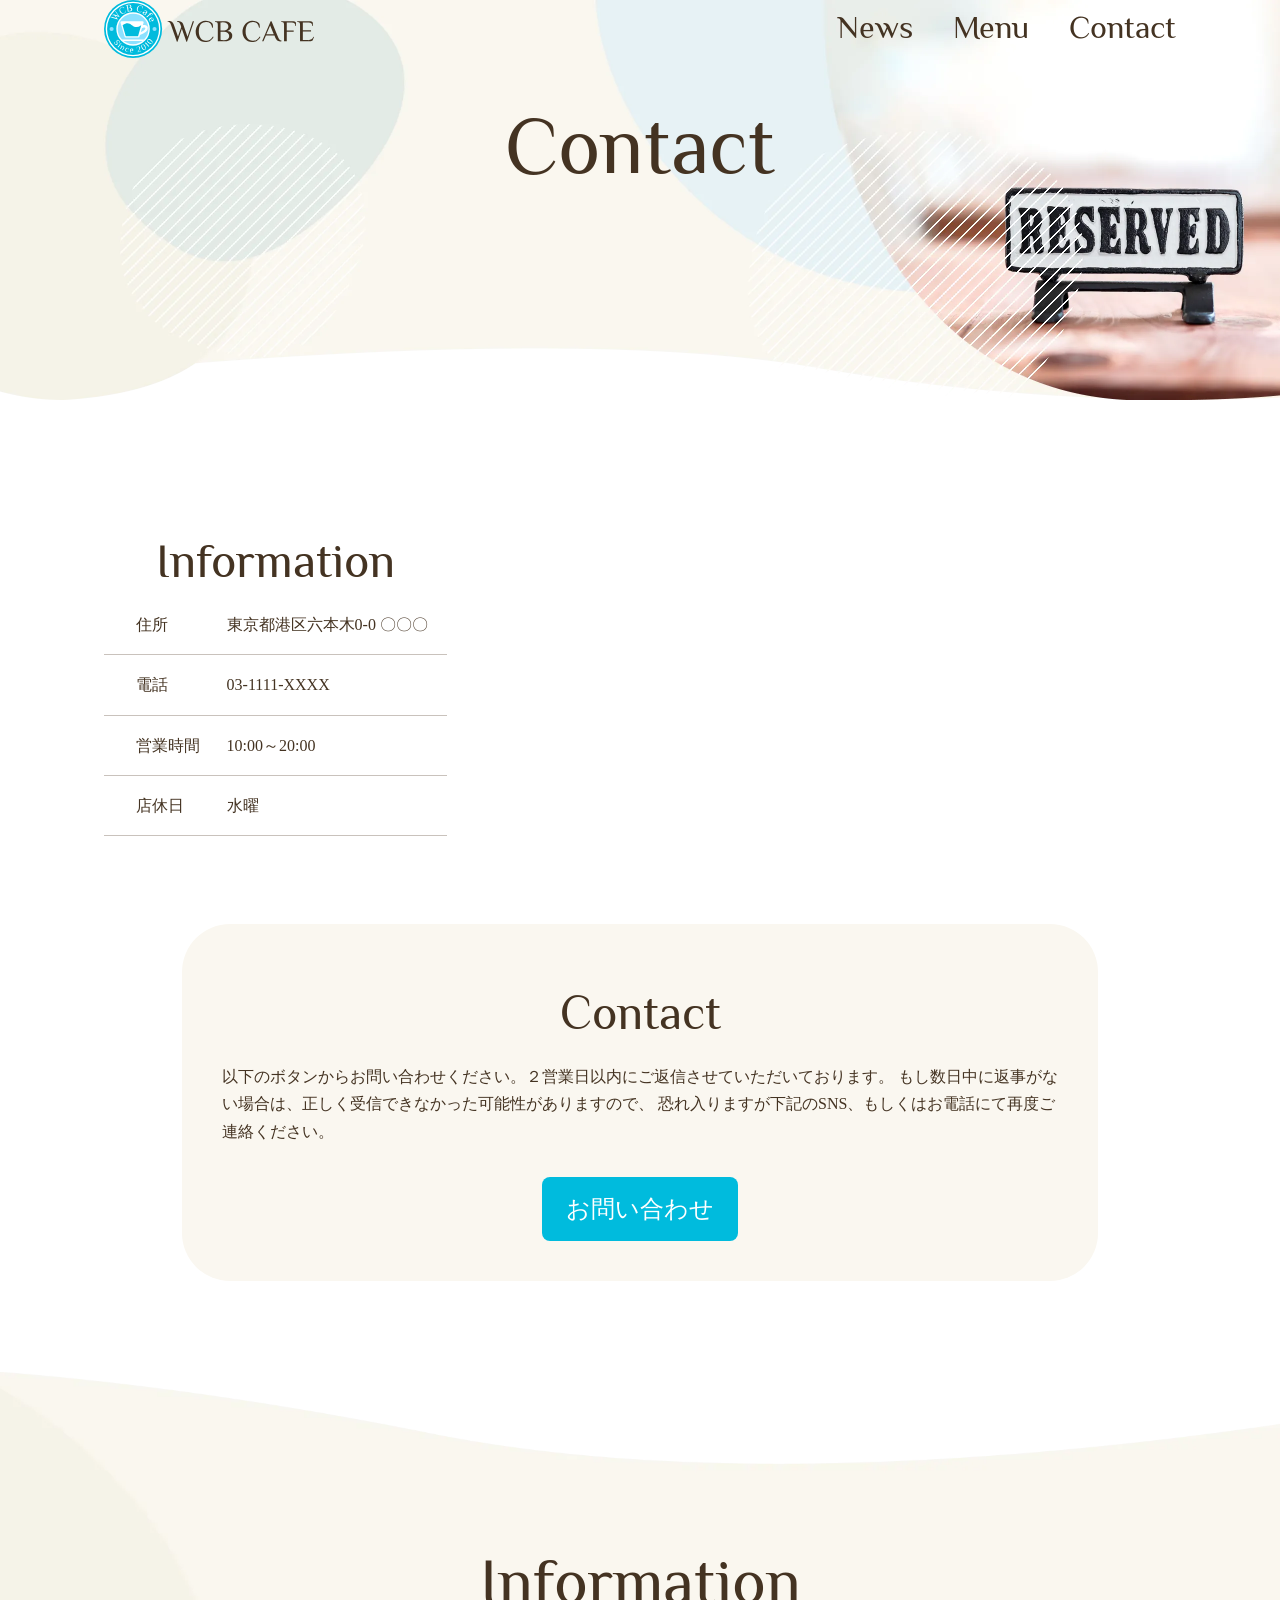
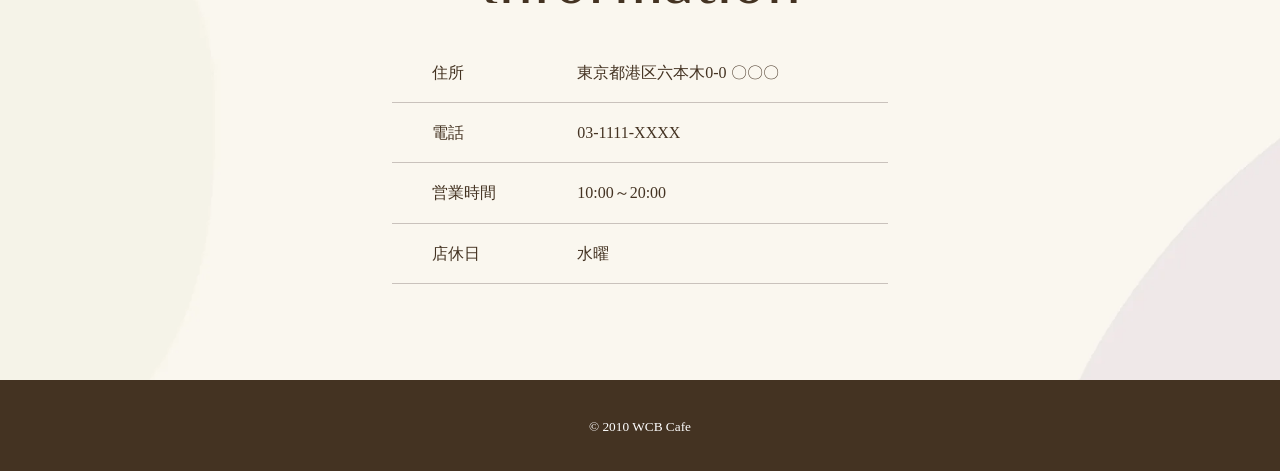
<file: cafe/contact.html>
<!DOCTYPE html>
<html lang="ja">

<head>
    <meta charset="UTF-8">
    <title>WCB Cafe - CONTACT</title>
    <meta name="description" content="ブレンドコーヒーとヘルシーなオーガニックフードを提供するカフェ">
    <meta name="viewport" content="width=device-width, initial-scale=1">

    <!-- Web Font -->
    <link rel="preconnect" href="https://fonts.googleapis.com">
    <link rel="preconnect" href="https://fonts.gstatic.com" crossorigin>
    <link href="https://fonts.googleapis.com/css2?family=Philosopher:wght@400;700&display=swap" rel="stylesheet">
    <!-- ファビコン -->
    <link rel="icon" type="image/png" href="images/favicon.png">
    <!-- Original Reset CSS -->
    <link rel="stylesheet" href="css/original-reset.css">
    <!-- Original CSS -->
    <link rel="stylesheet" href="css/style.css">
</head>

<body>
    <div class="sub-cover cover-contact">
        <header class="page-header wrapper">
            <h1 class="align-center">
                <a href="cafe.html"><img class="logo" src="images/logo.svg" alt="WCBカフェホーム"></a>
            </h1>
            <nav>
                <ul class="main-nav font-english">
                    <li><a href="news.html">News</a></li>
                    <li><a href="menu.html">Menu</a></li>
                    <li><a href="contact.html">Contact</a></li>
                </ul>
            </nav>

        </header>
        <h2 class="page-title font-english">Contact</h2>
    </div>

    <main class="wrapper">
        <section class="location">
            <div class="location-info">
                <h3 class="heading-medium font-english">Information</h3>
                <table class="info">
                    <tr>
                        <th>住所</th>
                        <td>東京都港区六本木0-0 〇〇〇</td>
                    </tr>
                    <tr>
                        <th>電話</th>
                        <td>03-1111-XXXX</td>
                    </tr>
                    <tr>
                        <th>営業時間</th>
                        <td>10:00～20:00</td>
                    </tr>
                    <tr>
                        <th>店休日</th>
                        <td>水曜</td>
                    </tr>
                </table>
            </div>
            <div class="location-map">
                <iframe
                    src="https://www.google.com/maps/embed?pb=!1m18!1m12!1m3!1d13294.739169628305!2d130.4035328!3d33.58753245!2m3!1f0!2f0!3f0!3m2!1i1024!2i768!4f13.1!3m3!1m2!1s0x35419191884faac9%3A0x5d50dc331a824a89!2z44Ki44Kv44Ot44K556aP5bKh!5e0!3m2!1sja!2sjp!4v1788244519058!5m2!1sja!2sjp"
                    width="720" height="320" style="border:0;" allowfullscreen="" loading="lazy"
                    referrerpolicy="strict-origin-when-cross-origin"></iframe>
            </div>
        </section>

        <section class="email">
            <h3 class="heading-medium font-english">Contact</h3>
            <p>
                以下のボタンからお問い合わせください。２営業日以内にご返信させていただいております。
                もし数日中に返事がない場合は、正しく受信できなかった可能性がありますので、
                恐れ入りますが下記のSNS、もしくはお電話にて再度ご連絡ください。
            </p>
            <div class="align-center">
                <a class="btn" href="mailto:info@example.com">お問い合わせ</a>
            </div>
        </section>
    </main>




</body>
<footer class="page-footer">
    <h3 class="heading-large font-english">Information</h3>
    <table class="info">
        <tr>
            <th>住所</th>
            <td>東京都港区六本木0-0 〇〇〇</td>
        </tr>
        <tr>
            <th>電話</th>
            <td>03-1111-XXXX</td>
        </tr>
        <tr>
            <th>営業時間</th>
            <td>10:00～20:00</td>
        </tr>
        <tr>
            <th>店休日</th>
            <td>水曜</td>
        </tr>
    </table>
    <div class="copyright">
        <small>&copy; 2010 WCB Cafe</small>
    </div>
</footer>

</html>
</file>
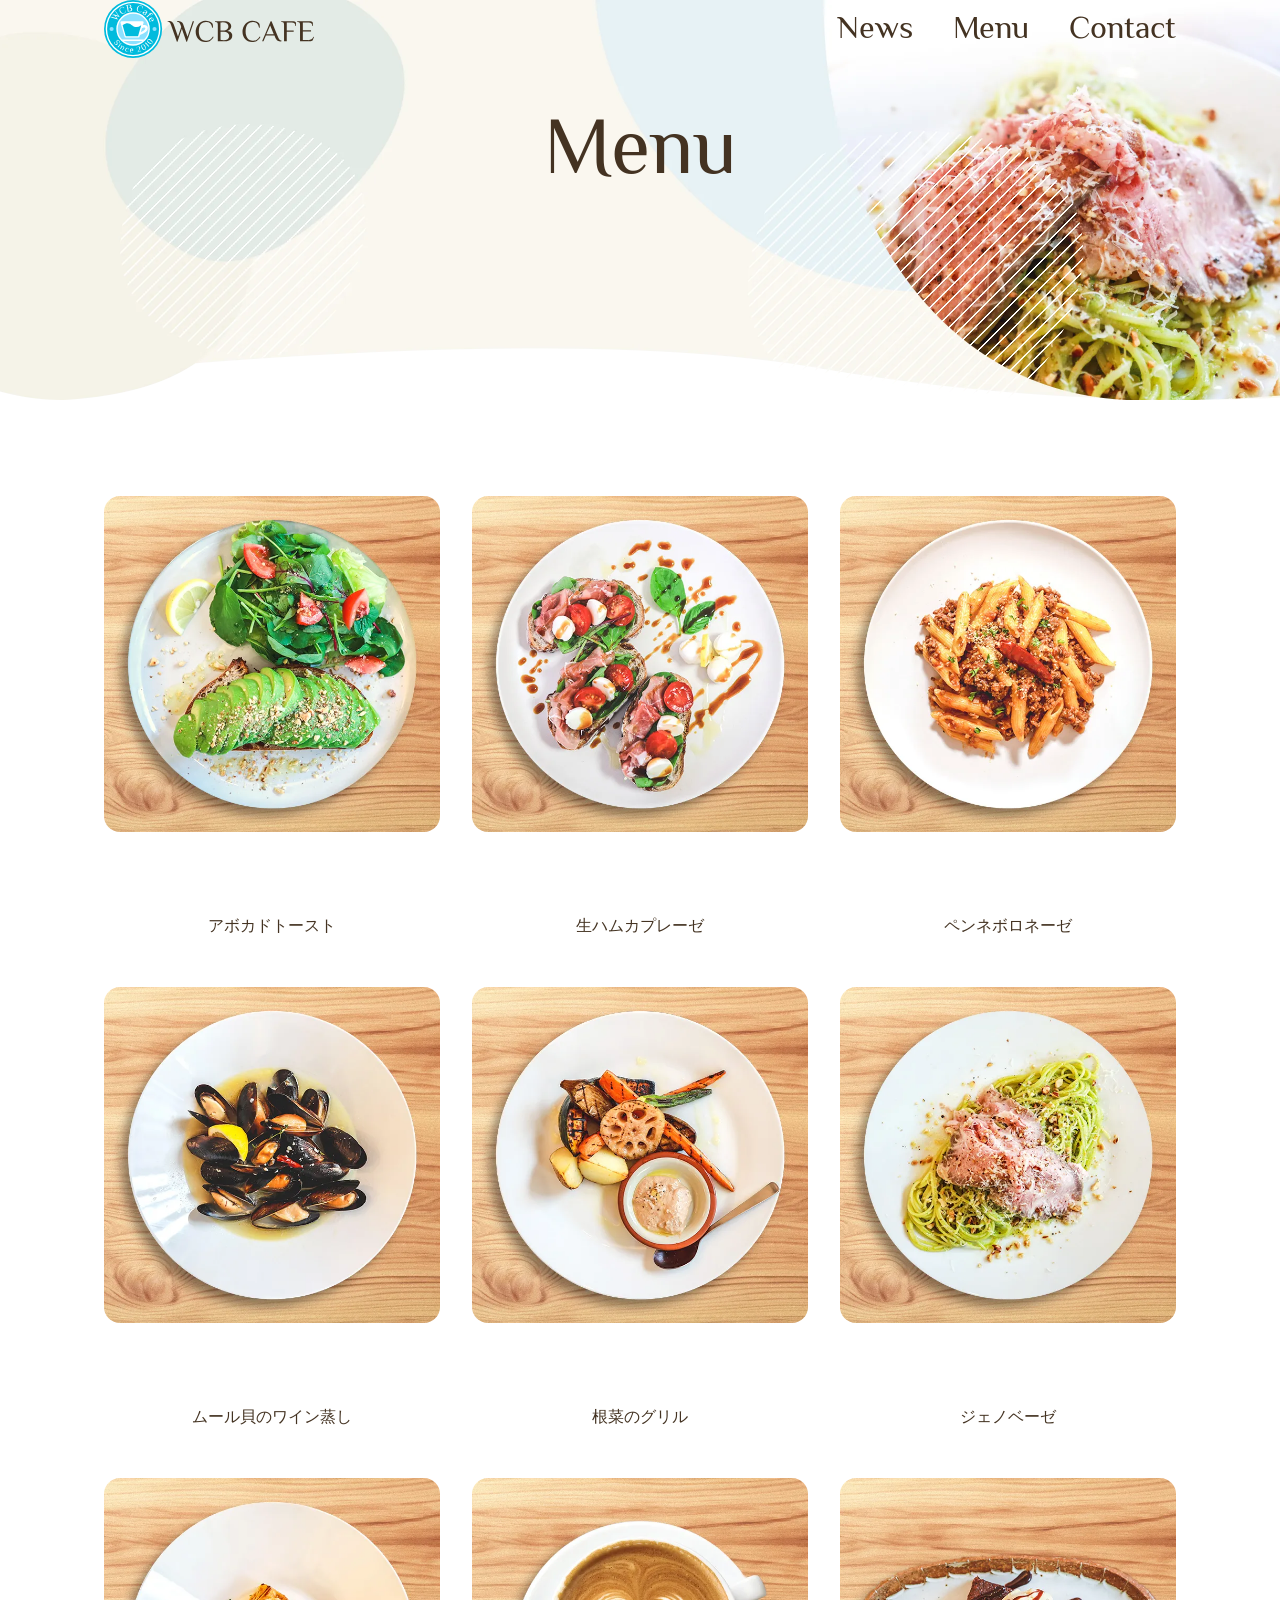
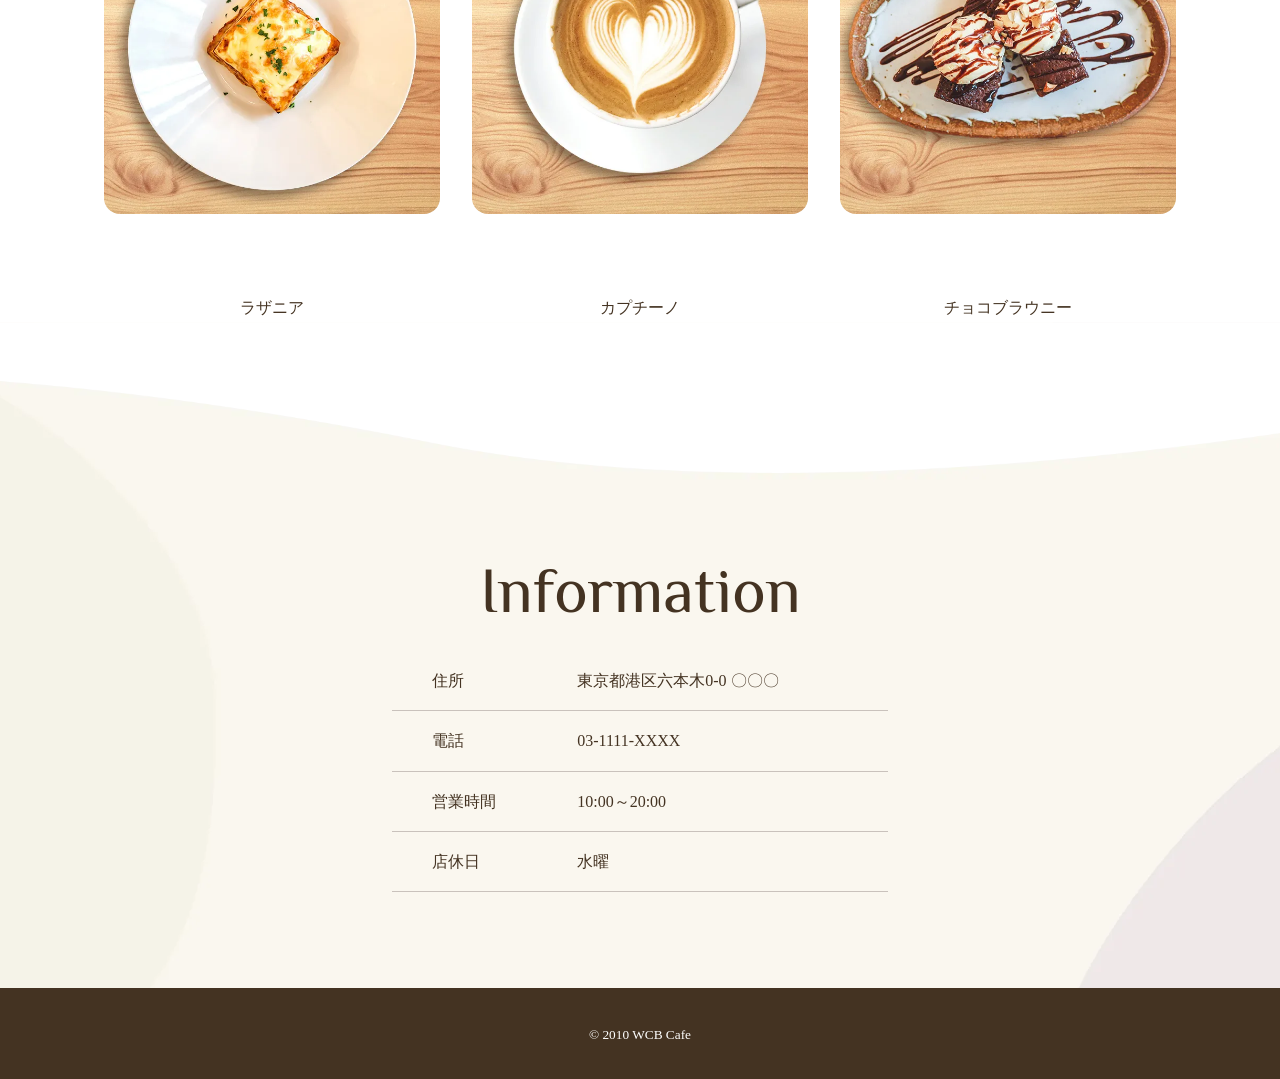
<file: cafe/menu.html>
<!DOCTYPE html>
<html lang="ja">

<head>
    <meta charset="UTF-8">
    <title>WCB Cafe - MENU</title>
    <meta name="description" content="ブレンドコーヒーとヘルシーなオーガニックフードを提供するカフェ">
    <meta name="viewport" content="width=device-width, initial-scale=1">

    <!-- Web Font -->
    <link rel="preconnect" href="https://fonts.googleapis.com">
    <link rel="preconnect" href="https://fonts.gstatic.com" crossorigin>
    <link href="https://fonts.googleapis.com/css2?family=Philosopher:wght@400;700&display=swap" rel="stylesheet">
    <!-- ファビコン -->
    <link rel="icon" type="image/png" href="images/favicon.png">
    <!-- Original Reset CSS -->
    <link rel="stylesheet" href="css/original-reset.css">
    <!-- Original CSS -->
    <link rel="stylesheet" href="css/style.css">
</head>

<body>
    <div class="sub-cover cover-menu">
        <header class="page-header wrapper">
            <h1 class="align-center">
                <a href="news.html"><img class="logo" src="images/logo.svg" alt="WCBカフェホーム"></a>
            </h1>
            <nav>
                <ul class="main-nav font-english">
                    <li><a href="news.html">News</a></li>
                    <li><a href="menu.html">Menu</a></li>
                    <li><a href="contact.html">Contact</a></li>
                </ul>
            </nav>

        </header>
        <h2 class="page-title font-english">Menu</h2>
    </div>

    <main class="wrapper grid">
        <div class="item">
            <img src="images/menu1.webp" alt="">
            <p>アボカドトースト</p>
        </div>
        <div class="item">
            <img src="images/menu2.webp" alt="">
            <p>生ハムカプレーゼ</p>
        </div>
        <div class="item">
            <img src="images/menu3.webp" alt="">
            <p>ペンネボロネーゼ</p>
        </div>
        <div class="item">
            <img src="images/menu4.webp" alt="">
            <p>ムール貝のワイン蒸し</p>
        </div>
        <div class="item">
            <img src="images/menu5.webp" alt="">
            <p>根菜のグリル</p>
        </div>
        <div class="item">
            <img src="images/menu6.webp" alt="">
            <p>ジェノベーゼ</p>
        </div>
        <div class="item">
            <img src="images/menu7.webp" alt="">
            <p>ラザニア</p>
        </div>
        <div class="item">
            <img src="images/menu8.webp" alt="">
            <p>カプチーノ</p>
        </div>
        <div class="item">
            <img src="images/menu9.webp" alt="">
            <p>チョコブラウニー</p>
        </div>
    </main>


</body>
<footer class="page-footer">
    <h3 class="heading-large font-english">Information</h3>
    <table class="info">
        <tr>
            <th>住所</th>
            <td>東京都港区六本木0-0 〇〇〇</td>
        </tr>
        <tr>
            <th>電話</th>
            <td>03-1111-XXXX</td>
        </tr>
        <tr>
            <th>営業時間</th>
            <td>10:00～20:00</td>
        </tr>
        <tr>
            <th>店休日</th>
            <td>水曜</td>
        </tr>
    </table>
    <div class="copyright">
        <small>&copy; 2010 WCB Cafe</small>
    </div>
</footer>

</html>
</file>
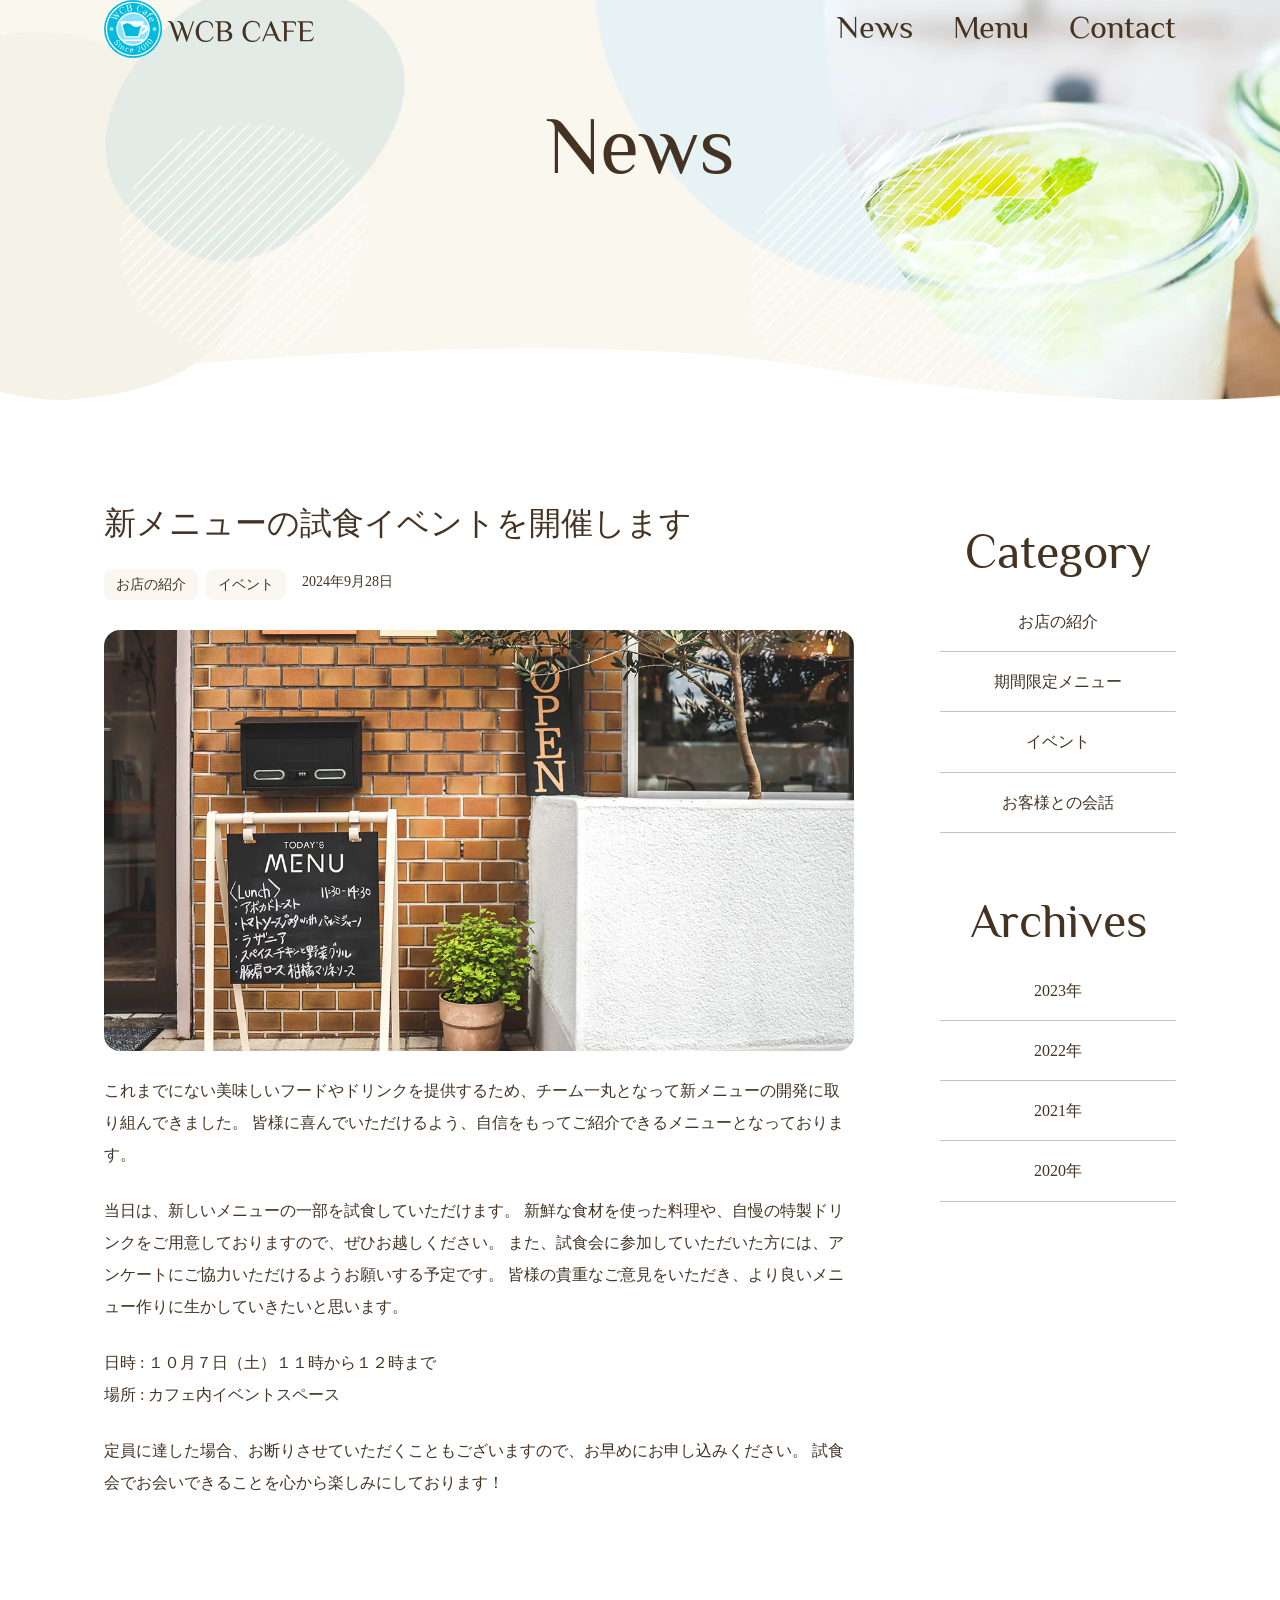
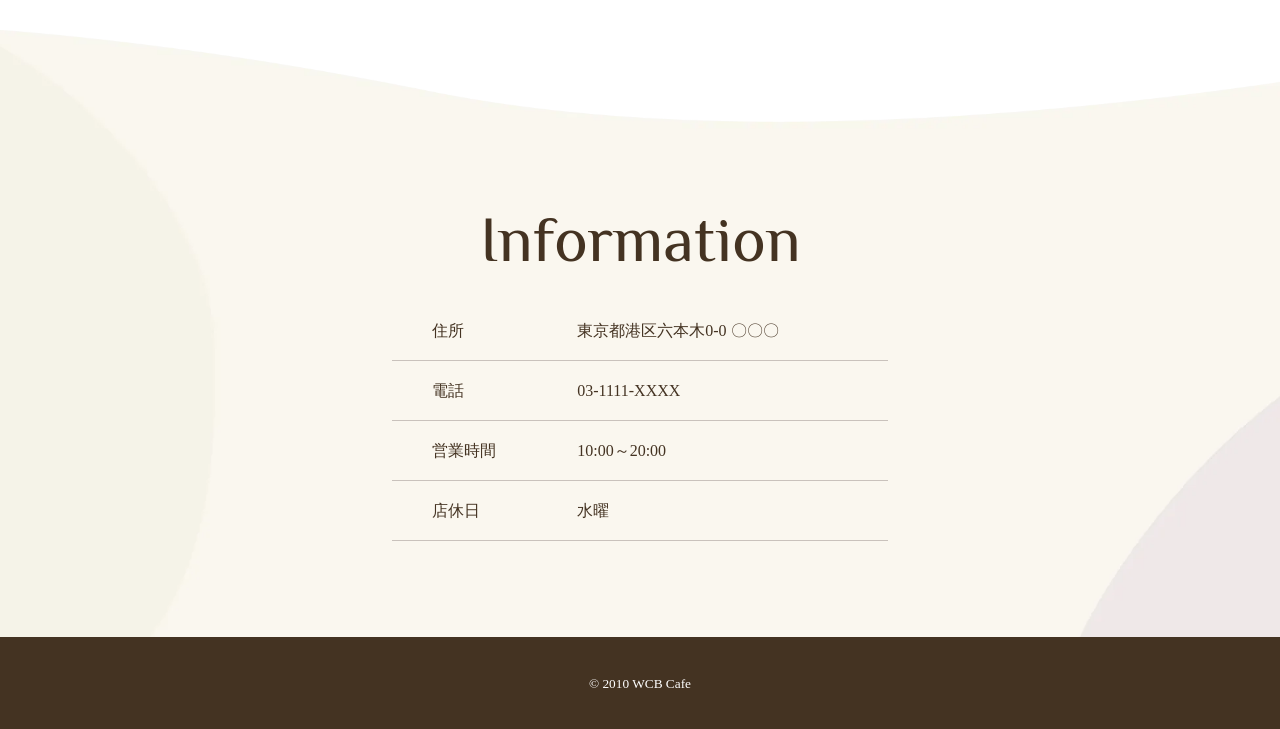
<file: cafe/news.html>
<!DOCTYPE html>
<html lang="ja">

<head>
    <meta charset="UTF-8">
    <title>WCB Cafe - NEWS</title>
    <meta name="description" content="ブレンドコーヒーとヘルシーなオーガニックフードを提供するカフェ">
    <meta name="viewport" content="width=device-width, initial-scale=1">

    <!-- Web Font -->
    <link rel="preconnect" href="https://fonts.googleapis.com">
    <link rel="preconnect" href="https://fonts.gstatic.com" crossorigin>
    <link href="https://fonts.googleapis.com/css2?family=Philosopher:wght@400;700&display=swap" rel="stylesheet">
    <!-- ファビコン -->
    <link rel="icon" type="image/png" href="images/favicon.png">
    <!-- Original Reset CSS -->
    <link rel="stylesheet" href="css/original-reset.css">
    <!-- Original CSS -->
    <link rel="stylesheet" href="css/style.css">
</head>

<body>
    <div class="sub-cover cover-news">
        <header class="page-header wrapper">
            <h1 class="align-center">
                <a href="cafe.html"><img class="logo" src="images/logo.svg" alt="WCBカフェホーム"></a>
            </h1>
            <nav>
                <ul class="main-nav font-english">
                    <li><a href="news.html">News</a></li>
                    <li><a href="menu.html">Menu</a></li>
                    <li><a href="contact.html">Contact</a></li>
                </ul>
            </nav>

        </header>
        <h2 class="page-title font-english">News</h2>
    </div>

    <main class="wrapper news-contents">
        <article class="post">
            <header>
                <h2 class="post-title">新メニューの試食イベントを開催します</h2>
                <div class="post-info">
                    <ul class="post-cat">
                        <li><a href="#">お店の紹介</a></li>
                        <li><a href="#">イベント</a></li>
                    </ul>
                    <time class="post-date" datetime="2024-09-28">2024年9月28日</time>
                </div>
            </header>
            <img class="post-thumbnail" src="images/outside.webp" alt="お店の様子">
            <p>
                これまでにない美味しいフードやドリンクを提供するため、チーム一丸となって新メニューの開発に取り組んできました。
                皆様に喜んでいただけるよう、自信をもってご紹介できるメニューとなっております。
            </p>
            <p>
                当日は、新しいメニューの一部を試食していただけます。
                新鮮な食材を使った料理や、自慢の特製ドリンクをご用意しておりますので、ぜひお越しください。
                また、試食会に参加していただいた方には、アンケートにご協力いただけるようお願いする予定です。
                皆様の貴重なご意見をいただき、より良いメニュー作りに生かしていきたいと思います。
            </p>
            <p>
                日時 : １０月７日（土）１１時から１２時まで<br>
                場所 : カフェ内イベントスペース
            </p>
            <p>
                定員に達した場合、お断りさせていただくこともございますので、お早めにお申し込みください。
                試食会でお会いできることを心から楽しみにしております！
            </p>
        </article>
        <aside class="sidebar">
            <h3 class="heading-medium font-english">Category</h3>
            <ul class="side-menu">
                <li><a href="#">お店の紹介</a></li>
                <li><a href="#">期間限定メニュー</a></li>
                <li><a href="#">イベント</a></li>
                <li><a href="#">お客様との会話</a></li>
            </ul>

            <h3 class="heading-medium font-english">Archives</h3>
            <ul class="side-menu">
                <li><a href="#">2023年</a></li>
                <li><a href="#">2022年</a></li>
                <li><a href="#">2021年</a></li>
                <li><a href="#">2020年</a></li>
            </ul>
        </aside>
    </main>


</body>
<footer class="page-footer">
    <h3 class="heading-large font-english">Information</h3>
    <table class="info">
        <tr>
            <th>住所</th>
            <td>東京都港区六本木0-0 〇〇〇</td>
        </tr>
        <tr>
            <th>電話</th>
            <td>03-1111-XXXX</td>
        </tr>
        <tr>
            <th>営業時間</th>
            <td>10:00～20:00</td>
        </tr>
        <tr>
            <th>店休日</th>
            <td>水曜</td>
        </tr>
    </table>
    <div class="copyright">
        <small>&copy; 2010 WCB Cafe</small>
    </div>
</footer>

</html>
</file>
<file: concert/css/mahoroba.css>
@charset "UTF-8";
@font-face {
    font-family: "Rockville Solid";
    src: url("../font/Rockville Solid.otf") format("opentype");
    font-weight: normal;
    font-style: normal;
    font-display: swap;
}
/* 共通設定 
--------------------------------------------------*/
:root{
    /* 最小単位としての定義 */
    --unit: 0.625rem; /* 16px × 0.625 = 10px */

    /* Color Style */
    --Portfolio-Black: #000000;
    --Portfolio-White: #FFFFFF;
    --Portfolio-Green: #296A65;
    --Portfolio-Light-Green: #2fac9e;
    --Portfolio-Gray: #EEEEEE;

    /* Font Size */
    /* calc 計算　　　　var()⇐参照   */
  --portfolio-12: calc(var(--unit) * 1.2);
  --portfolio-14: calc(var(--unit) * 1.4);
  --portfolio-16: calc(var(--unit) * 1.6);
  --portfolio-18: calc(var(--unit) * 1.8);
  --portfolio-24: calc(var(--unit) * 2.4);
  --portfolio-32: calc(var(--unit) * 3.2);
  --portfolio-48: calc(var(--unit) * 4.8);
  --portfolio-64: calc(var(--unit) * 6.4);

  /* Font Weight  文字の太さ*/
  --Portfolio-Regular: 400;
  --Portfolio-Bold: 700;
}
html {
  font-size: 100%;
  scroll-behavior: smooth; 
}
body {
    margin: 0;
  padding: 0;
  color: #333333; /* 文字をはっきり見せるためのダークグレー */
  font-family:"LINE Seed JP", sans-serif;
  font-optical-sizing: auto;
  font-style: normal;
  font-weight: var(--Portfolio-Regular); 
  font-size: 1rem;

  /* 見出し全体の共通設定 */
h2, h3, h5 {
  font-family: "Mochiy Pop One", sans-serif;
  font-size: var(--portfolio-32);
  font-weight: var(--Portfolio-Regular); 
}
  /* 温かみのある緑・黄色・白のグラデーション背景 */
  background: linear-gradient(
    135deg,
    #d4e7b8 0%,    /* 優しく温かみのある黄緑 */
    #fff9d6 45%,   /* やわらかなクリームイエロー */
    #ffffff 70%,   /* 明るいホワイト */
    #cbe3aa 100%   /* 全体を締めるライトグリーン */
  );
  background-attachment: fixed; /* スクロールしても背景を固定 */
}
a{
    color: var(--Portfolio-Black);
    text-decoration: none; /*リンクの下線を非表示にする*/
}
h3 {
    text-align: center;
}
/*--------------------------------------------------*/
/* メイン設定
--------------------------------------------------*/
.container {
    max-width: 1440px;
    width: 92%;
/* 上下の外側余白を0にして左右中央寄せ */
   margin: 0 auto;
   /* 最低の高さを画面いっぱいに（コンテンツが長い場合は追従） */
    min-height: 100vh;
    /* 半透明の白いコンテンツ面 */
    background-color: rgba(255, 255, 255, 0.68);
    /* 浮き上がる立体感 */
    box-shadow:
        -15px 0 35px rgba(0, 0, 0, 0.08),
        15px 0 35px rgba(0, 0, 0, 0.08);
    /* 内側の余白 */
    padding: 130px 40px 0;
    box-sizing: border-box;
    /* 左右のみに枠線を配置（上下の枠線を解除） */
    border-top: none;
    border-bottom: none;
    border-left: 1px solid rgba(255, 255, 255, 0.8);
    border-right: 1px solid rgba(255, 255, 255, 0.8);
}
/* 固定ヘッダー（画面全体に対して固定） */
header {
    position: fixed;
    top: 0;
    left: 50%;
    transform: translateX(-50%);
    z-index: 1000;
    width: 92%;
    max-width: 1440px;
    height: 90px;
    background-color: rgb(var(--Portfolio-Light-Green) / 0.8);
    backdrop-filter: blur(10px);
    -webkit-backdrop-filter: blur(10px);
    display: flex;
    justify-content: space-between;
    align-items: center;
    padding-inline: 40px;
    box-sizing: border-box;
    /* ほんのり影 */
    box-shadow:
        0 6px 20px rgba(0, 0, 0, 0.06);
    /* ヘッダーだけぼかす */
    backdrop-filter: blur(10px);
    -webkit-backdrop-filter: blur(10px);
}
.main-visual {
    background: url(../images/main-photo.png) no-repeat center center;
    height: 768px;
    width: 100%;
    background-size: cover;
}
/* nav自体もflexにして、ulとp(参加申し込み)を横並びにする */
nav {
    display: flex;
    align-items: center;
    gap: 40px;
}
/* ulの中身(各メニュー)を横並びにする */
nav ul {
    display: flex;
    gap: 24px;       
    list-style: none; 
    padding: 0;
    margin: 0;
    font-family: "LINE Seed JP", sans-serif;
  font-size: var(--portfolio-18);
}
/* リンクテキストのフォント設定と改行防止 */
nav a {
    white-space: nowrap; 
    font-size: var(--portfolio-18);
    font-weight: var(--Portfolio-Bold);
}
/* 参加申し込みボタンを少し目立たせる場合の設定*/
nav p a {
    background-color: var(--Portfolio-Green);
    color: var(--Portfolio-White);
    padding: 10px 20px;
    border-radius: 4px;
}
.section-line {
    align-items: center;
    margin-left: 45px;
}
.sub-line {
    margin-top: 100px;
}
/*--------------------------------------------------*/
/* まほろばゴスペル隊とは？
--------------------------------------------------*/
#about {
    max-width: 1300px;
    width: 100%;
    margin-inline: auto;
    margin-top: 80px;
}
#about h2 {
    color: #144225;
}
.about-phot {
    display: flex;
    align-items: center;
    gap: 60px;
    max-width: 1200px;
    margin-inline: auto;
    margin-bottom: 80px;
}
.about-phot > div {
    flex: 1.2;
}
.about-phot > figure {
    flex: 0.8;
    margin: 0;
}
.about-phot figure img {
    display: block;
    width: 100%;
    max-width: 450px;
    height: auto;
    align-items: center;
}
.about-phot figcaption {
    font-size: var(--portfolio-12);
    margin-top: 8px;
}
/*--------------------------------------------------*/
/* コンサート詳細
--------------------------------------------------*/
.section-line {
    margin-bottom: 80px;
}
#concert {
    max-width: 1200px;
    width: 100%;
    margin: 0 auto 60px;
    box-sizing: border-box;
   background: #2fac9e 0.85;
    border: 2px solid #2fac9e;
    border-radius: 25px;
    padding: 50px;
    margin-bottom: 60px;
    box-shadow: 0 15px 35px #2fac9e,
    0 4px 10px #cbe3aa;
}
#concert h3 {
    margin-bottom: 40px;
    color: #144225;
}
#concert h4 {
    font-family: 'Rockville Solid', sans-serif;
    font-size: 38px;
    margin-top: 30px;
}
.time {
    display: flex;
    gap: 20px;
}
.concert-info {
    display: flex;
    justify-content: space-between;
    align-items: flex-start;
    gap: 60px;
}
/* コンサート情報＋チケット */
.concert-detail {
    flex: 1;
    display: flex;
    flex-direction: column;
    align-items: center;
    text-align: center;
}
.date-highlight {
    font-size:  var(--portfolio-24);
    color: #296A65;
    font-weight: var(--Portfolio-Bold);
}
/* チケット情報 */
.concert-tikect {
    margin-top: 30px;
}
/* 地図 */
.map {
    flex: 1;
}
.map iframe {
    display: block;
    width: 90%;
    max-width: 400px;
    height: 300px;
    margin-top: 30px;
}
/* .concert-application {
    text-align: center;
    padding-top: 20px;
  
} */
.concert-application a {
    background-color: var(--Portfolio-Green);
    color: var(--Portfolio-White);
    font-weight: var(--Portfolio-Bold);
    padding: 10px 20px;
    border-radius: 4px;
}
/* ワークショップ詳細　
--------------------------------------------------*/
#workshop {
    margin-inline: auto;
    max-width: 1000px;
     margin: 0 auto;
    margin-bottom: 80px;
}
#workshop h3 {
    color: #144225;
    margin-bottom: 40px;
}
#workshop h4 {
    text-align: center;
    font-weight: var(--Portfolio-Bold);
    margin-bottom: 5px;
}
.workshop-list {
  display: flex;
  justify-content: space-between;
  gap: 20px;
  margin-bottom: 20px;
}
.workshop-item {
  flex: 1;
  /* background: rgba(255, 255, 255, 0); */
  border: 3px solid rgba(47, 172, 158, 0.70);
  border-radius: 16px;
  padding: 20px 10px;
  box-shadow:
    0 8px 20px rgba(0, 0, 0, 0.06),
    0 3px 6px rgba(0, 0, 0, 0.03);
  text-align: center;
  box-sizing: border-box;
}
.ws-date {
    color: #296A65;
}
.workshop-detail {
    width: fit-content;
    margin: 20px auto 0;
    font-size: var(--portfolio-18);
}
/* 参加条件、定員
--------------------------------------------------*/
.guideline-box h3 {
    color:  #144225;
    text-align: center;
    margin-bottom: 40px;
}
.capacity {
    display: flex;
    align-items: center;
    justify-content: center;
    gap: 15px;
    margin: 20px 0;
}
 .capacity-label,
.capacity-unit {
    font-size: var(--portfolio-16);
}
.capacity-number {
    font-size: var(--portfolio-24);
    line-height: 1;
    font-weight: var(--Portfolio-Bold);
    letter-spacing: -0.05em;
}
 .guideline-content {
    max-width: 1000px;
    display: flex;
    gap: 40px;
    align-items: stretch;
    margin: 0 auto;
 }
 .guideline-content h4 {
    font-weight: var(--Portfolio-Bold);
    font-size: var(--portfolio-18);
 }
 .guideline-left,
.guideline-right {
    flex: 1;
    padding: 30px;
    background-color: rgba(255, 255, 255, 0.45);
    backdrop-filter: blur(10px);
    -webkit-backdrop-filter: blur(10px);
    border: 1px solid rgba(255, 255, 255, 0.6);
    border-radius: 20px;
    box-shadow: 
     0 8px 30px rgba(0, 0, 0, 0.08),
     0 4px 12px rgba(0, 0, 0, 0.05);
    box-sizing: border-box;
}
.application-start {
    display: block;
    text-align: center;
    width: 60%;
    max-width: 600px;
    margin: 0 auto 20px;
    padding: 12px 30px;
    background: rgba(47, 172, 158, 0.15);
    border: 1px solid rgba(47, 172, 158, 0.35);
    border-radius: 999px;
    backdrop-filter: blur(10px);
    box-shadow:
        0 8px 20px rgba(47, 172, 158, 0.15);
}
.guideline-left h4,
.guideline-right h4 {
    text-align: center;
    margin-top: 0;
    font-weight: var(--Portfolio-Bold);
}
.capacity-note {
    margin-top: 25px;
}
.capacity-note p {
    line-height: 1.8;
}
/* 参加費 */
.detail {
    width: 100%;
}
.benefits {
    margin-top: 5px;
    display: block;
    text-align: right;
}
.price-list {
    display: flex;
    flex-direction: column;
    gap: 15px;
    margin-top: 20px;
}
.price-item {
    display: flex;
    justify-content: space-between;
    align-items: center;
    padding: 15px 20px;
}
.price-item p {
    margin: 0;
}
.price-item p:last-child {
    text-align: right;
}
/* スマホ */
@media (max-width: 768px) {
.guideline-content {
flex-direction: column;
}
}
/* ==========================================
   お問い合わせ(#contact)
========================================== */
#contact {
    margin-top: 60px;
}
/* タイトル */
#contact h5 {
    font-weight: bold;
    text-align: center;
    margin-bottom: 24px;
    color: #2e4a3e; 
}
/* インナーカード（透明感とぼかし） */
.contact-inner {
    background-color: rgb(var(--Portfolio-Light-Green) / 0.3); 
    backdrop-filter: blur(10px);
    -webkit-backdrop-filter: blur(10px);
    border: 1px solid rgba(255, 255, 255, 0.8);
    border-radius: 16px;
    padding: 40px;
    box-shadow: 0 10px 30px rgba(0, 0, 0, 0.04);
}
.contact-lead {
    text-align: center;
    margin-bottom: 30px;
    font-size: 0.95rem;
    color: #444;
}
/* フォーム構造 */
.contact-form {
    max-width: 680px;
    margin: 0 auto;
    display: flex;
    flex-direction: column;
    gap: 20px;
}
.form-item {
    display: flex;
    flex-direction: column;
    gap: 8px;
}
.form-item label {
    font-weight: bold;
    font-size: 0.9rem;
    color: #2e4a3e;
}
/* 入力フィールド共通（透明背景＆角丸） */
.form-item input[type="text"],
.form-item input[type="email"],
.form-item select,
.form-item textarea {
    width: 100%;
    padding: 12px 16px;
    font-size: 1rem;
    border: 1px solid rgba(0, 0, 0, 0.12);
    border-radius: 8px;
    background-color: rgba(255, 255, 255, 0.85); /* 半透明ホワイト */
    box-sizing: border-box;
    transition: all 0.3s ease;
    outline: none;
    font-family: inherit;
}
/* ホバー＆フォーカス時（テーマカラーの発光効果） */
.form-item input:focus,
.form-item select:focus,
.form-item textarea:focus {
    background-color: #ffffff;
    border-color: rgb(var(--Portfolio-Light-Green));
    box-shadow: 0 0 0 3px rgb(var(--Portfolio-Light-Green) / 0.2);
}
/* プルダウン矢印の見た目を少し綺麗に */
.form-item select {
    cursor: pointer;
    appearance: none;
    -webkit-appearance: none;
    background-image: url("data:image/svg+xml;charset=UTF-8,%3csvg xmlns='http://www.w3.org/2000/svg' viewBox='0 0 24 24' fill='none' stroke='%232e4a3e' stroke-width='2' stroke-linecap='round' stroke-linejoin='round'%3e%3cpolyline points='6 9 12 15 18 9'%3e%3c/polyline%3e%3c/svg%3e");
    background-repeat: no-repeat;
    background-position: right 16px center;
    background-size: 16px;
}
.form-item textarea {
    resize: vertical;
    min-height: 120px;
}
/* 送信ボタン（右上の「参加申し込み」ボタンのトーンと統一） */
.form-submit {
    text-align: center;
    margin-top: 10px;
}
.form-submit button {
    background-color: #1e5a52; /* 「参加申し込み」ボタンの濃いグリーン */
    color: #ffffff;
    font-size: 1rem;
    font-weight: bold;
    padding: 14px 48px;
    border: none;
    border-radius: 8px;
    cursor: pointer;
    transition: all 0.3s ease;
    box-shadow: 0 4px 12px rgba(30, 90, 82, 0.2);
}
.form-submit button:hover {
    background-color: #16433d;
    transform: translateY(-2px);
    box-shadow: 0 6px 16px rgba(30, 90, 82, 0.3);
}
/* スマホ対応 */
@media (max-width: 768px) {
    .contact-inner {
        padding: 24px 16px;
    }
}
/* フッター */
footer {
    width: calc(100% + 80px);
    margin-left: -40px;
    padding: 20px 40px;
    box-sizing: border-box;
    background-color: #144225;
    color: var(--Portfolio-Gray);
    display: flex;
    flex-direction: column;
    align-items: center; 
    gap: 12px;
}
/* フッターのInstagramアイコン */
.footer-instagram {
    display: flex;
    align-items: center;
    justify-content: center;
    width: 40px;
    height: 40px;
    border-radius: 50%;
    /* 深い緑の背景に馴染む薄い白背景 */
    background-color: rgba(255, 255, 255, 0.15);
    color: #ffffff;
    border: 1px solid rgba(255, 255, 255, 0.2);
    transition: all 0.3s ease;
    text-decoration: none;
}
/* ホバー時に鮮やかなグラデーションに変化 */
.footer-instagram:hover {
    background: linear-gradient(45deg, #f09433 0%, #e6683c 25%, #dc2743 50%, #cc2366 75%, #bc1888 100%);
    color: #ffffff;
    transform: translateY(-2px);
    border-color: transparent;
    box-shadow: 0 4px 12px rgba(0, 0, 0, 0.3);
}
footer small {
    width: 100%;
    text-align: right; /* コピーライトは右寄せを維持 */
    font-size: 0.8rem;
}
/* ==========================================
   レスポンシブ対応
   960px以下：タブレット / 768px以下：スマホ / 480px以下：小型スマホ
========================================== */

/* --- 共通（PCでも有効） --- */
html {
    scroll-padding-top: 110px; /* 固定ヘッダーに見出しが隠れないように */
}
.container img {
    max-width: 100%;
    height: auto;
}
.menu-button {
    display: none; /* PCではハンバーガーボタンを隠す */
}
.header-actions {
    display: flex;
    align-items: center;
    gap: 16px;
}
.instagram-link {
    display: flex;
    align-items: center;
    color: var(--Portfolio-Black);
    transition: opacity 0.3s ease;
}
.instagram-link:hover {
    opacity: 0.6;
}

/* ==========================================
   タブレット（960px以下）
========================================== */
@media (max-width: 960px) {

    html {
        scroll-padding-top: 90px;
    }

    /* --- ヘッダー --- */
    header {
        width: 100%;
        height: 72px;
        padding-inline: 20px;
    }
    #logo {
        max-height: 48px;
        width: auto;
    }

    /* --- ハンバーガーボタン --- */
    .menu-button {
        display: flex;
        flex-direction: column;
        justify-content: center;
        gap: 6px;
        width: 44px;
        height: 44px;
        padding: 10px;
        background: none;
        border: none;
        cursor: pointer;
    }
    .menu-button span {
        display: block;
        width: 100%;
        height: 3px;
        background-color: #144225;
        border-radius: 2px;
        transition: transform 0.3s ease, opacity 0.3s ease;
    }
    /* 開いたら「×」に変化 */
    header.menu-open .menu-button span:nth-child(1) {
        transform: translateY(9px) rotate(45deg);
    }
    header.menu-open .menu-button span:nth-child(2) {
        opacity: 0;
    }
    header.menu-open .menu-button span:nth-child(3) {
        transform: translateY(-9px) rotate(-45deg);
    }

    /* --- ドロップダウンメニュー --- */
    nav {
        display: none;
        position: absolute;
        top: 100%;
        left: 0;
        width: 100%;
        flex-direction: column;
        align-items: stretch;
        gap: 0;
        padding: 8px 20px 20px;
        background-color: rgba(255, 255, 255, 0.97);
        box-shadow: 0 10px 20px rgba(0, 0, 0, 0.08);
        box-sizing: border-box;
    }
    header.menu-open nav {
        display: flex;
    }
    nav ul {
        flex-direction: column;
        gap: 0;
    }
    nav ul li a {
        display: block;
        padding: 14px 4px;
        border-bottom: 1px solid rgba(20, 66, 37, 0.15);
    }
    .header-actions {
        justify-content: center;
        padding-top: 16px;
    }

    /* --- 全体の余白 --- */
    .container {
        width: 100%;
        padding: 110px 24px 0;
        border-left: none;
        border-right: none;
    }
    footer {
        width: calc(100% + 48px);
        margin-left: -24px;
        padding: 20px 24px;
    }

    /* --- メインビジュアル --- */
    .main-visual {
        height: 420px;
    }

    /* --- ラインの画像 --- */
    .section-line {
        margin-left: 0;
        margin-bottom: 50px;
    }
    .sub-line {
        margin-top: 60px;
    }

    /* --- コンサート：縦積みにする --- */
    #concert {
        padding: 36px 28px;
    }
    .concert-info {
        flex-direction: column;
        align-items: stretch;
        gap: 30px;
    }
    .concert-detail,
    .map {
        flex: none;
        width: 100%;
    }
    .map iframe {
        width: 100%;
        max-width: none;
        height: 300px;
        margin: 0 auto;
    }
}

/* ==========================================
   スマホ（768px以下）
========================================== */
@media (max-width: 768px) {

    /* 見出し（body内にネストされているので body を付けて詳細度を合わせる） */
    body h2,
    body h3,
    body h5 {
        font-size: var(--portfolio-24);
    }

    header {
        height: 64px;
        padding-inline: 16px;
    }
    #logo {
        max-height: 44px;
    }
    nav {
        padding: 8px 16px 20px;
    }

    .container {
        padding: 96px 16px 0;
    }
    footer {
        width: calc(100% + 32px);
        margin-left: -16px;
        padding: 20px 16px;
    }

    .main-visual {
        height: 260px;
    }

    /* --- まほろばゴスペル隊とは？ --- */
    #about {
        margin-top: 40px;
    }
    .about-phot {
        flex-direction: column;
        gap: 30px;
        margin-bottom: 40px;
    }
    .about-phot > div,
    .about-phot > figure {
        flex: none;
        width: 100%;
    }
    .about-phot figure img {
        max-width: 100%;
    }

    .section-line {
        margin-bottom: 40px;
    }
    .sub-line {
        margin-top: 40px;
    }

    /* --- コンサート --- */
    #concert {
        padding: 28px 20px;
        border-radius: 18px;
        margin-bottom: 40px;
    }
    #concert h3 {
        margin-bottom: 24px;
    }
    #concert h4 {
        font-size: 28px;
        margin-top: 10px;
    }
    .date-highlight {
        font-size: var(--portfolio-18);
    }
    .map iframe {
        height: 260px;
    }

    /* --- ワークショップ：縦積み --- */
    #workshop {
        margin-bottom: 50px;
    }
    #workshop h3 {
        margin-bottom: 24px;
    }
    .workshop-list {
        flex-direction: column;
        gap: 14px;
    }
    .workshop-detail {
        font-size: var(--portfolio-16);
    }

    /* --- 募集要項 --- */
    .guideline-box h3 {
        margin-bottom: 24px;
    }
    .application-start {
        width: 100%;
        padding: 12px 16px;
        border-radius: 24px;
        box-sizing: border-box;
    }
    .guideline-content {
        gap: 20px;
    }
    .guideline-left,
    .guideline-right {
        padding: 20px;
    }
    .price-item {
        padding: 12px 4px;
        gap: 12px;
    }

    /* --- お問い合わせ --- */
    #contact {
        margin-top: 40px;
    }
    .contact-lead {
        text-align: left; /* 箇条書き風の文章なので左寄せに */
        font-size: 0.9rem;
    }
}

/* ==========================================
   小型スマホ（480px以下）
========================================== */
@media (max-width: 480px) {

    body h2,
    body h3,
    body h5 {
        font-size: 1.25rem;
    }

    #concert {
        padding: 24px 16px;
    }
    #concert h4 {
        font-size: 24px;
    }
    .time {
        flex-wrap: wrap;
        justify-content: center;
        gap: 4px 20px;
    }
    .map iframe {
        height: 220px;
    }

    .capacity {
        gap: 8px;
    }
    .price-item {
        font-size: 0.95rem;
    }

    /* 送信ボタンを押しやすい幅に */
    .form-submit button {
        width: 100%;
        padding: 14px 20px;
    }
}
</file>
<file: cafe/css/style.css>
@charset "UTF-8";
/* 共通設定*/
/*--------------------------------------------------*/
html {
    font-size: 100%;
}

body {
    font-family: "Hiragino Kaku Gothic ProN","Hiragino Sans","BIZ UDPGpthic","sans-serif";
    line-height: 1.7;
    color: #432;}
a {
    text-decoration: none;
}
img {
    max-width: 100%;
}


.align-center {
    text-align: center;
}
/* 見出し */
.font-english {
    font-family: "Philosopher",sans-serif;
    font-weight: normal;
}
.page-title,
.heading-large,
.heading-medium {
    font-size: 3rem;
    text-align: center;
    margin-top: 2rem;
    line-height: 1.4;
}
.heading-large {
    font-size: 3rem;
    text-align: center;
    margin-bottom: 1rem;
}

/* ボタン */
.btn {
    display: inline-block;
    font-size: 1.5rem;
    background-color: #0bd;
    color: #fff;
    border-radius: 8px;
    padding: .75rem 1.5rem;
    transition: .5s;
}
.btn:hover {
    background-color: #0090aa;
    scale: 1.2;
}
/* iframe */
iframe {
    width: 100%;
}
/* ヘッダー */
/*--------------------------------------------------*/
.page-header {
    padding-top: .5rem;
}
.logo {
    width: 210px;
}
.main-nav {
    display: flex;
    justify-content: center;
    gap: 2.5rem;
    font-size: 1.5rem;
    list-style: none;
}
.main-nav a {
    color: #432;
}
.main-nav a:hover {
    color: #0bd;
}

/* ヘッダーカバー画像 */
.cover,
.sub-cover {
    background-size: cover;
    background-position: center bottom;
    height: 800px;
}
.sub-cover {
    background-size: cover;
    background-position: center bottom;
    height: 528px;
    margin-bottom: 4rem;
}
/* HOME */

.cover-home {
    background-image: url(../images/cover-home-s.webp);
}

.about {
    max-width: 736px;
    padding: 0 1.5rem;
    margin: 3rem auto 0;
}
.about p {
    margin-bottom: 3rem;
}

/* NEWS */
/*--------------------------------------------------*/
.cover-news {
    background-image: url(../images/cover-news-s.webp);
}
/* 記事部分 */
.post {
    margin-bottom: 3rem;
}
.post-title {
    font-weight: normal;
    margin-bottom: 1.25rem;
}
.post-info {
    display: flex;
    gap: 1rem;
    margin-bottom: 2rem;
}
.post-cat {
    display: flex;
    gap: .5rem;
    list-style: none;
}
.post-cat a {
    color: #432;
    background-color: #faf7f0;
    border-radius: 8px;
    font-size: .875rem;
    padding: .5rem.75rem;
}
.post-cat a:hover {
    background-color: #c9c2bc;
}
.post-date {
    font-size: .875rem;
}
.post-thumbnail {
    border-radius: 16px;
    margin-bottom: 1.5rem;
}
.post p {
    margin-bottom: 1.5rem;
    line-height: 2;
}

/* MENU */
/*--------------------------------------------------*/
.cover-menu {
    background-image: url(../images/cover-menu-s.webp);
}
.grid {
    display: grid;
    gap: 2rem 1.5rem;
    grid-template-columns: repeat(2, 1fr);
    text-align: center;
}
.item img {
    aspect-ratio: 1/1;
    object-fit: cover;
    border-radius: 16px;
}
.item p {
    font-size: .875rem;
}
/* フッター */
/*--------------------------------------------------*/
.page-footer {
    background-image:  url(../images/footer-s.webp);
    background-size: cover;
    background-position: center;
    padding-top: 12rem;
}
.info {
    width: 100%;
    max-width: 544px;
    margin: auto;
    padding: 0 1.5rem;
    border-spacing: 0;
}
.info th,
.info td {
    border-bottom: 1px solid #c9c2bc;
}
.info th {
    text-align: left;
    font-weight: normal;
    padding: 1rem;
}
.info td {
    padding: 1rem 0;
}
.copyright {
    background-color: #432;
    text-align: center;
    padding: 2rem 0;
    margin-top: 6rem;
    color: #fff;
}

/* サイドバー */
.side-menu {
    list-style: none;
    text-align: center;
    margin-bottom: 4rem;
}
.side-menu li {
    border-bottom: 1px solid #c9c2bc;
}
.side-menu a {
    color: #432;
    display: block; /*項目を横幅一杯までクリックできる*/
    padding: 1rem;
}
.side-menu a:hover {
    color: #0bd;
}

/* CONTACT */
/*--------------------------------------------------*/
.cover-contact {
    background-image: url(../images/cover-contact-s.webp);
}
/* 店舗情報 */
.location {
    margin-bottom: 3.5rem;
}
.location-info {
    margin-bottom: 2rem;
}
.location-info .info {
    padding: 0;
}
/* お問い合わせ */
.email {
    max-width: 916px;
    background-color: #faf7f0;
    border-radius: 48px;
    padding: 1.5rem 2.5rem 2.5rem;
    margin: 0 auto 2rem;
}
.email p {
    margin: 1rem 0 2rem;
}
/* デスクトップ版 */
/*--------------------------------------------------*/
@media (min-width: 800px) {
    /* 見出し */
    .page-title {
        font-size: 5rem;
    }
    .heading-large {
        font-size: 4rem;
    }
    .post-title {
        font-size: 2rem;
    }
    /* ヘッダー */
    .page-header {
        display: flex;
        justify-content: space-between;
        padding-top: 1.5rem;
    }
    .main-nav {
        font-size: 2rem;
    }
    /* ヘッダーカバー画像 */
    .sub-cover {
        height: 400px;
        margin-bottom: 6rem;
    }
    /* HOME */
    .cover-home {
        background-image: url(../images/cover-home-l.webp);
    }
    .about {
        margin: 4rem auto 0;
    }
    /* NEWS */
    .cover-news {
        background-image: url(../images/cover-news-l.webp);
    }
    .news-contents {
        display: flex;
        justify-content: space-between;
    }
    .post {
        width: 70%;
    }
    .sidebar {
        width: 22%;
    }
    .sidebar .heading-medium {
        line-height: 1;
        margin-bottom: 1rem;
    }

    /* CONTACT */
    .cover-contact {
        background-image: url(../images/cover-contact-l.webp);
    }
    .location {
        display: flex;
        gap: 2rem;
    }
    .location-info {
        width: 32%;
    }
    .location-info .info th {
        padding-left: 2rem;
    }
    .location-map {
        width: 64%;
    }

    /* フッター */
    .page-footer {
        background-image: url(../images/footer-l.webp);
        padding-top: 12rem;
    }
    .info th {
        padding-left: 2.5rem;
    }
}
@media (min-width: 800px) {
/* MENU */
    .cover-menu {
        background-image: url(../images/cover-menu-l.webp);
    }
    .grid {
        gap: 3rem 2rem;
        grid-template-columns: repeat(3, 1fr);
    }
    .item img {
        margin-bottom: 5rem;
    }
    .item p {
        font-size: 1rem;
    }}

/* レイアウト */
.wrapper {
    max-width: 1120px;
    margin: auto;
    padding: 0 1.5rem;
}
@media (min-width: 800px) {
    h1 {
        font-size: 5rem;
    }
}
</file>
